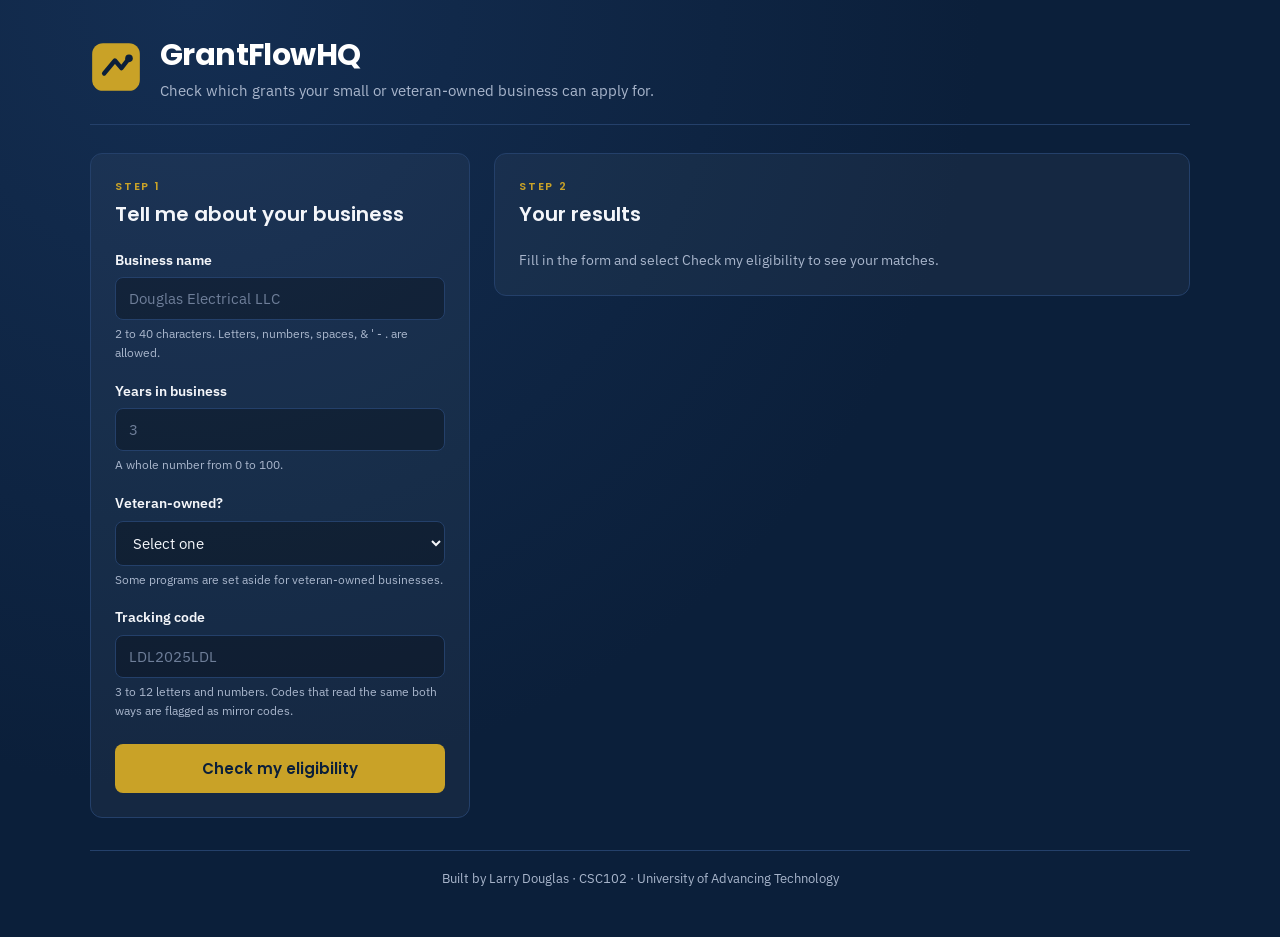
<file: index.html>
<!-- ==========================================================
     Larry Douglas - CSC102 - Bringing It All Together
     GrantFlowHQ Eligibility Checker
     Programming concepts used in script.js:
       1. Decision logic (if / else if / else)
       2. Loops (for loops)
       3. String manipulation and validation
       4. Functions
       5. Classes
       6. Objects
     ========================================================== -->

<!-- Tell the browser this page is written in HTML5 -->
<!DOCTYPE html>
<!-- Root element, language set to English for screen readers -->
<html lang="en">

<!-- Head holds information about the page, not page content -->
<head>
  <!-- Character encoding so symbols like the dollar sign render correctly -->
  <meta charset="UTF-8" />
  <!-- Makes the page scale properly on phones and tablets -->
  <meta name="viewport" content="width=device-width, initial-scale=1.0" />
  <!-- Text shown on the browser tab -->
  <title>GrantFlowHQ | Eligibility Checker</title>
  <!-- Pre-connect to Google's font servers so the fonts load faster -->
  <link rel="preconnect" href="https://fonts.googleapis.com" />
  <!-- Second pre-connect required by Google Fonts for the font files themselves -->
  <link rel="preconnect" href="https://fonts.gstatic.com" crossorigin />
  <!-- Creative element: custom Google Fonts (Poppins for headings, IBM Plex Sans for body) -->
  <link
    href="https://fonts.googleapis.com/css2?family=Poppins:wght@600;700&family=IBM+Plex+Sans:wght@400;500;600&display=swap"
    rel="stylesheet" />
  <!-- Link to my external stylesheet that holds all the colors and layout -->
  <link rel="stylesheet" href="styles.css" />
  <!-- Link to my external JavaScript file; defer waits until the HTML is parsed before running it -->
  <script src="script.js" defer></script>
</head>

<!-- Body holds everything the user actually sees -->
<body>

  <!-- Page header with the brand mark and name -->
  <header class="site-header">
    <!-- Creative element: inline SVG logo mark drawn in the brand gold -->
    <svg class="logo-mark" viewBox="0 0 48 48" role="img" aria-label="GrantFlowHQ logo">
      <!-- Outer rounded square in brand gold -->
      <rect x="2" y="2" width="44" height="44" rx="10" fill="#C9A227" />
      <!-- Stylized flow arrow in brand navy, suggesting money moving through a pipeline -->
      <path d="M13 30 L23 18 L29 25 L36 16" fill="none" stroke="#0B1F3A" stroke-width="4"
        stroke-linecap="round" stroke-linejoin="round" />
      <!-- Small dot marking the end of the flow -->
      <circle cx="36" cy="16" r="3.5" fill="#0B1F3A" />
    </svg>
    <!-- Wrapper so the two lines of header text stack together -->
    <div class="header-text">
      <!-- Main page heading -->
      <h1>GrantFlowHQ</h1>
      <!-- Short supporting line explaining what the tool does -->
      <p class="tagline">Check which grants your small or veteran-owned business can apply for.</p>
    </div>
  </header>

  <!-- Main content region of the page -->
  <main class="layout">

    <!-- Left panel: the input form -->
    <section class="panel form-panel">
      <!-- Small label above the form heading -->
      <p class="eyebrow">Step 1</p>
      <!-- Heading for the form section -->
      <h2>Tell me about your business</h2>

      <!-- The form. All user input is collected here and handled by the submit event in script.js -->
      <form id="eligibilityForm" novalidate>

        <!-- Group wrapper keeps a label and its input together -->
        <div class="field">
          <!-- Label tied to the business name input -->
          <label for="businessName">Business name</label>
          <!-- Text box where the user types the business name -->
          <input type="text" id="businessName" name="businessName" placeholder="Douglas Electrical LLC" />
          <!-- Hint text explaining what the field will accept -->
          <small class="hint">2 to 40 characters. Letters, numbers, spaces, &amp; ' - . are allowed.</small>
        </div>

        <!-- Group wrapper for the years in business field -->
        <div class="field">
          <!-- Label tied to the years input -->
          <label for="yearsInBusiness">Years in business</label>
          <!-- Text box for the number of years; type text so my own validation runs, not the browser's -->
          <input type="text" id="yearsInBusiness" name="yearsInBusiness" placeholder="3" inputmode="numeric" />
          <!-- Hint text for the accepted range -->
          <small class="hint">A whole number from 0 to 100.</small>
        </div>

        <!-- Group wrapper for the veteran-owned question -->
        <div class="field">
          <!-- Label tied to the veteran ownership dropdown -->
          <label for="veteranOwned">Veteran-owned?</label>
          <!-- Dropdown so the user picks instead of typing -->
          <select id="veteranOwned" name="veteranOwned">
            <!-- Default choice so the user has to make a decision -->
            <option value="">Select one</option>
            <!-- Yes choice -->
            <option value="yes">Yes</option>
            <!-- No choice -->
            <option value="no">No</option>
          </select>
          <!-- Hint text explaining why this question is asked -->
          <small class="hint">Some programs are set aside for veteran-owned businesses.</small>
        </div>

        <!-- Group wrapper for the tracking code field -->
        <div class="field">
          <!-- Label tied to the tracking code input -->
          <label for="trackingCode">Tracking code</label>
          <!-- Text box for the code the user wants attached to this search -->
          <input type="text" id="trackingCode" name="trackingCode" placeholder="LDL2025LDL" />
          <!-- Hint text describing the code rules and the mirror-code bonus -->
          <small class="hint">3 to 12 letters and numbers. Codes that read the same both ways are flagged as mirror codes.</small>
        </div>

        <!-- Submit button that fires the form's submit event -->
        <button type="submit" class="submit-button">Check my eligibility</button>
      </form>
    </section>

    <!-- Right panel: everything the program writes back to the user -->
    <section class="panel results-panel">
      <!-- Small label above the results heading -->
      <p class="eyebrow">Step 2</p>
      <!-- Heading for the results section -->
      <h2>Your results</h2>

      <!-- Empty container where validation and confirmation messages are written with innerHTML -->
      <div id="messageArea" class="message-area"></div>

      <!-- Empty container where the mirror-code (palindrome) message is written with innerHTML -->
      <div id="codeArea" class="code-area"></div>

      <!-- Empty container where the matching grant cards are written with innerHTML -->
      <div id="resultsArea" class="results-area">
        <!-- Starting message shown before the user submits anything -->
        <p class="placeholder">Fill in the form and select Check my eligibility to see your matches.</p>
      </div>
    </section>

  </main>

  <!-- Footer with my name and course, so the page identifies itself -->
  <footer class="site-footer">
    <!-- Footer credit line -->
    <p>Built by Larry Douglas &middot; CSC102 &middot; University of Advancing Technology</p>
  </footer>

</body>
</html>
</file>
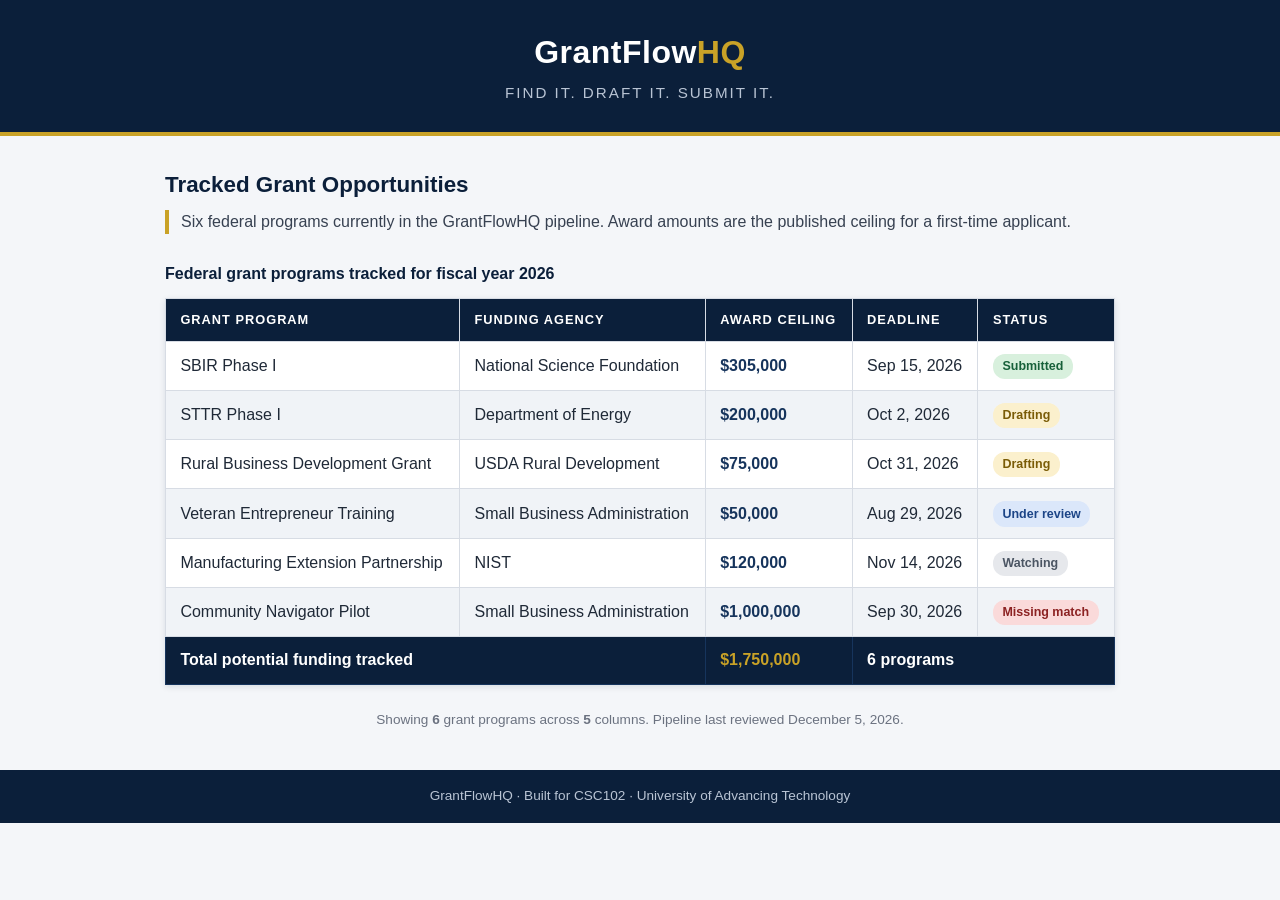
<file: CSC finals/index.html>
<!DOCTYPE html>
<!-- ============================================================
     GrantFlowHQ - Tracked Grant Opportunities
     CSC102 - Table Assignment
     Author: Larry Douglas
     Purpose: Display a hard-coded table of real grant programs that
              GrantFlowHQ tracks for small and veteran-owned businesses.
     ============================================================ -->
<html lang="en">

<head>
  <meta charset="UTF-8">
  <!-- Makes the page scale correctly on phones and tablets -->
  <meta name="viewport" content="width=device-width, initial-scale=1.0">
  <title>GrantFlowHQ | Tracked Grant Opportunities</title>

  <!-- EXTERNAL CSS -------------------------------------------------
       styles.css holds almost all of the styling for this page.
       External is the method I use for anything that would be reused
       on more than one page - one file to edit, every page updates.
       -------------------------------------------------------------- -->
  <link rel="stylesheet" href="styles.css">

  <!-- INTERNAL CSS -------------------------------------------------
       Internal (embedded) CSS lives inside a <style> tag in the head
       and only applies to this one page. I used it here for the
       footer note, which is specific to this page and nowhere else.
       -------------------------------------------------------------- -->
  <style>
    /* Small print under the table - page-specific, so it stays here */
    .page-note {
      font-size: 0.85rem;
      /* Muted gray so it reads as secondary information */
      color: #6b7280;
      text-align: center;
      margin-top: 1.5rem;
      line-height: 1.6;
    }
  </style>
</head>

<body>

  <!-- Page header: brand bar across the top -->
  <header class="site-header">
    <h1 class="brand">GrantFlow<span class="brand-accent">HQ</span></h1>
    <p class="tagline">Find it. Draft it. Submit it.</p>
  </header>

  <!-- Main content wrapper keeps everything centered and readable -->
  <main class="wrapper">

    <h2 class="section-title">Tracked Grant Opportunities</h2>

    <!-- INLINE CSS ---------------------------------------------------
         Inline CSS is written directly on the element with a style
         attribute. It beats external and internal because it is the
         most specific. I used it once here, on purpose, to show the
         difference - it is the hardest of the three to maintain, so
         I would not use it for anything site-wide.
         --------------------------------------------------------------- -->
    <p class="intro" style="border-left: 4px solid #c9a227; padding-left: 12px;">
      Six federal programs currently in the GrantFlowHQ pipeline. Award
      amounts are the published ceiling for a first-time applicant.
    </p>

    <!-- The table. 5 columns x 6 data rows (minimum required is 3 x 4) -->
    <table class="grant-table">

      <!-- Caption gives the table a title that screen readers announce -->
      <caption class="table-caption">Federal grant programs tracked for fiscal year 2026</caption>

      <!-- Column headers live in thead so the browser knows they are labels -->
      <thead>
        <tr>
          <th scope="col">Grant Program</th>
          <th scope="col">Funding Agency</th>
          <th scope="col">Award Ceiling</th>
          <th scope="col">Deadline</th>
          <th scope="col">Status</th>
        </tr>
      </thead>

      <!-- tbody holds the data rows. All values are hard coded on purpose -->
      <tbody>

        <!-- Row 1 - furthest along, application already sent -->
        <tr>
          <td>SBIR Phase I</td>
          <td>National Science Foundation</td>
          <td class="amount">$305,000</td>
          <td>Sep 15, 2026</td>
          <!-- status-submitted turns this cell green (see styles.css) -->
          <td><span class="status status-submitted">Submitted</span></td>
        </tr>

        <!-- Row 2 -->
        <tr>
          <td>STTR Phase I</td>
          <td>Department of Energy</td>
          <td class="amount">$200,000</td>
          <td>Oct 2, 2026</td>
          <!-- status-drafting turns this cell gold -->
          <td><span class="status status-drafting">Drafting</span></td>
        </tr>

        <!-- Row 3 -->
        <tr>
          <td>Rural Business Development Grant</td>
          <td>USDA Rural Development</td>
          <td class="amount">$75,000</td>
          <td>Oct 31, 2026</td>
          <td><span class="status status-drafting">Drafting</span></td>
        </tr>

        <!-- Row 4 -->
        <tr>
          <td>Veteran Entrepreneur Training</td>
          <td>Small Business Administration</td>
          <td class="amount">$50,000</td>
          <td>Aug 29, 2026</td>
          <!-- status-review is blue - waiting on the agency, not on me -->
          <td><span class="status status-review">Under review</span></td>
        </tr>

        <!-- Row 5 -->
        <tr>
          <td>Manufacturing Extension Partnership</td>
          <td>NIST</td>
          <td class="amount">$120,000</td>
          <td>Nov 14, 2026</td>
          <td><span class="status status-watching">Watching</span></td>
        </tr>

        <!-- Row 6 - missing a required document, so it is flagged red -->
        <tr>
          <td>Community Navigator Pilot</td>
          <td>Small Business Administration</td>
          <td class="amount">$1,000,000</td>
          <td>Sep 30, 2026</td>
          <!-- status-blocked turns this cell red -->
          <td><span class="status status-blocked">Missing match</span></td>
        </tr>

      </tbody>

      <!-- tfoot totals the award column so the table ends with a takeaway -->
      <tfoot>
        <tr>
          <td colspan="2">Total potential funding tracked</td>
          <td class="amount">$1,750,000</td>
          <td colspan="2">6 programs</td>
        </tr>
      </tfoot>

    </table>

    <!-- This paragraph starts with a visible warning message. If the page
         ever shows this text, script.js did not load and I know to check
         the file name or the path before I go hunting anywhere else. -->
    <p class="page-note" id="statusLine">Waiting for JS to load...</p>

  </main>

  <!-- Footer closes the page out -->
  <footer class="site-footer">
    <p>GrantFlowHQ &middot; Built for CSC102 &middot; University of Advancing Technology</p>
  </footer>

  <!-- EXTERNAL JAVASCRIPT ------------------------------------------
       All JavaScript lives in script.js - none of it is written
       inside this HTML file. The tag sits at the bottom of the body
       so the table already exists in the page before the script runs.
       -------------------------------------------------------------- -->
  <script src="script.js"></script>

</body>

</html>
</file>
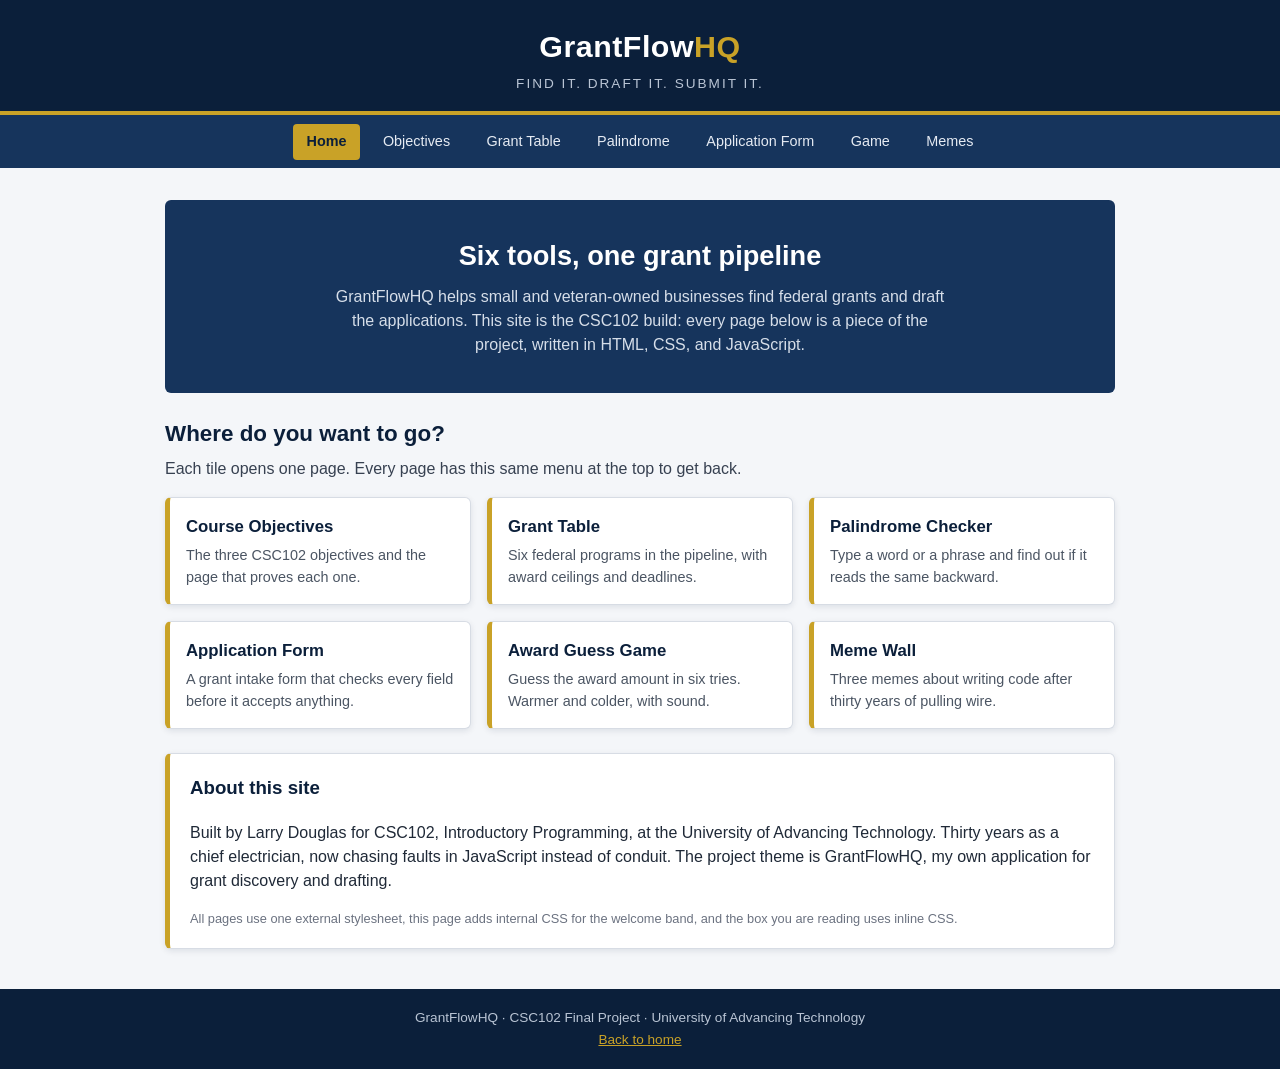
<file: final 2/index.html>
<!DOCTYPE html>
<!-- ============================================================
     index.html - LANDING PAGE
     CSC102 Final Project: A Web Presence
     Author: Larry Douglas | University of Advancing Technology

     This is the hub. Every other page in the site is reachable from
     here, and every other page links back here from its header and
     its nav bar.
     ============================================================ -->
<html lang="en">

<head>
  <meta charset="UTF-8">
  <meta name="viewport" content="width=device-width, initial-scale=1.0">
  <title>GrantFlowHQ | Home</title>

  <!-- EXTERNAL CSS: one shared file styles all seven pages -->
  <link rel="stylesheet" href="styles.css">

  <!-- INTERNAL CSS ------------------------------------------------
       Internal (embedded) CSS only applies to the page it is written
       in. The hero band below exists on the landing page and nowhere
       else, so its rules belong here instead of in styles.css.
       -------------------------------------------------------------- -->
  <style>
    /* Tall welcome band that only the landing page uses */
    .hero {
      background-color: #16345c;
      color: #ffffff;
      padding: 2.25rem 1.25rem;
      border-radius: 6px;
      margin-bottom: 1.5rem;
      text-align: center;
    }

    .hero h2 {
      margin: 0 0 0.5rem 0;
      font-size: 1.7rem;
    }

    .hero p {
      margin: 0 auto;
      max-width: 620px;
      color: #d6dee9;
    }
  </style>
</head>

<body>

  <!-- Site header. The brand is a link home on every page -->
  <header class="site-header">
    <h1 class="brand"><a class="home-link" href="index.html">GrantFlow<span class="brand-accent">HQ</span></a></h1>
    <p class="tagline">Find it. Draft it. Submit it.</p>
  </header>

  <!-- Main navigation. The same seven links appear on every page in the
       same order, so the menu never moves out from under the user.
       The current page carries class="active" and is not a dead link. -->
  <nav class="site-nav">
    <ul>
      <li><a class="active" href="index.html">Home</a></li>
      <li><a href="objectives.html">Objectives</a></li>
      <li><a href="table.html">Grant Table</a></li>
      <li><a href="palindrome.html">Palindrome</a></li>
      <li><a href="validate.html">Application Form</a></li>
      <li><a href="game.html">Game</a></li>
      <li><a href="meme.html">Memes</a></li>
    </ul>
  </nav>

  <main class="wrapper">

    <!-- Hero band introduces the site in one breath -->
    <section class="hero">
      <h2>Six tools, one grant pipeline</h2>
      <p>
        GrantFlowHQ helps small and veteran-owned businesses find federal
        grants and draft the applications. This site is the CSC102 build:
        every page below is a piece of the project, written in HTML, CSS,
        and JavaScript.
      </p>
    </section>

    <h2 class="section-title">Where do you want to go?</h2>
    <p class="intro">Each tile opens one page. Every page has this same menu at the top to get back.</p>

    <!-- Six tiles, one per page. The whole tile is the link, which is a
         bigger and more forgiving target than a line of text -->
    <div class="tile-grid">

      <a class="tile" href="objectives.html">
        <h3>Course Objectives</h3>
        <p>The three CSC102 objectives and the page that proves each one.</p>
      </a>

      <a class="tile" href="table.html">
        <h3>Grant Table</h3>
        <p>Six federal programs in the pipeline, with award ceilings and deadlines.</p>
      </a>

      <a class="tile" href="palindrome.html">
        <h3>Palindrome Checker</h3>
        <p>Type a word or a phrase and find out if it reads the same backward.</p>
      </a>

      <a class="tile" href="validate.html">
        <h3>Application Form</h3>
        <p>A grant intake form that checks every field before it accepts anything.</p>
      </a>

      <a class="tile" href="game.html">
        <h3>Award Guess Game</h3>
        <p>Guess the award amount in six tries. Warmer and colder, with sound.</p>
      </a>

      <a class="tile" href="meme.html">
        <h3>Meme Wall</h3>
        <p>Three memes about writing code after thirty years of pulling wire.</p>
      </a>

    </div>

    <!-- About block: who built this, for which course, at which school -->
    <section class="card" style="border-left: 5px solid #c9a227;">
      <!-- INLINE CSS is the style attribute directly above. It is the most
           specific of the three methods and the hardest to maintain, so I
           used it once, on one element, to show the difference. Anything
           reused would go in styles.css instead. -->
      <h3>About this site</h3>
      <p>
        Built by Larry Douglas for CSC102, Introductory Programming, at the
        University of Advancing Technology. Thirty years as a chief
        electrician, now chasing faults in JavaScript instead of conduit.
        The project theme is GrantFlowHQ, my own application for grant
        discovery and drafting.
      </p>
      <p class="hint">
        All pages use one external stylesheet, this page adds internal CSS
        for the welcome band, and the box you are reading uses inline CSS.
      </p>
    </section>

  </main>

  <footer class="site-footer">
    <p>GrantFlowHQ &middot; CSC102 Final Project &middot; University of Advancing Technology</p>
    <p><a href="index.html">Back to home</a></p>
  </footer>

</body>

</html>
</file>
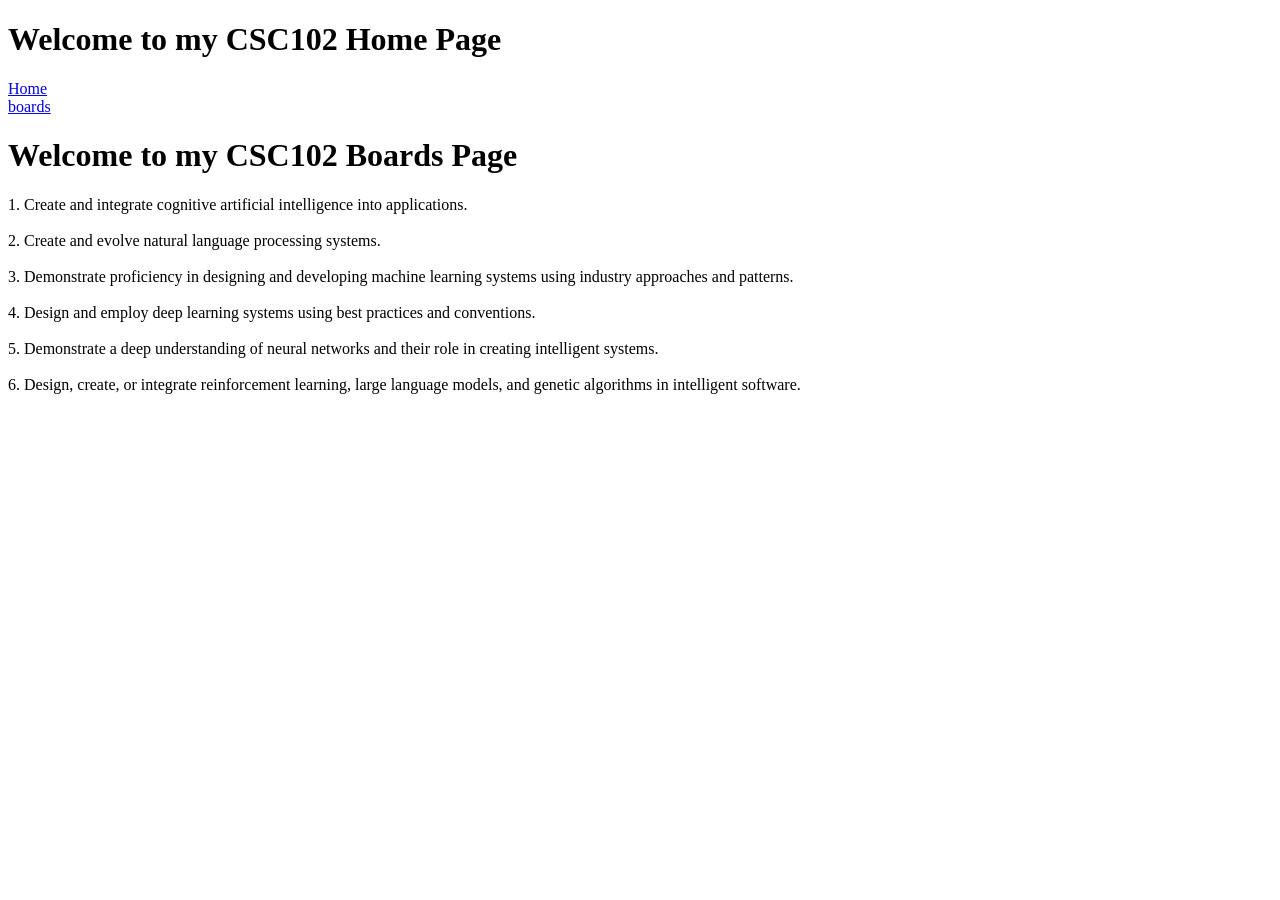
<file: boards.html>
<!--Larry, 7/2/2026-->
<!DOCTYPE html>
<html>
<head>
      <title>CSC102 Boards Page</title>
</head>

<body>
       <header><h1>Welcome to my CSC102 Home Page</h1>
      <nav>
            <a href="index.html">Home</a>
            <br>
            <a href="boards.html">boards</a>
      </nav>
      </header>
    <h1>Welcome to my CSC102 Boards Page</h1>

    <p>
       1. Create and integrate cognitive artificial intelligence into applications.
       <br>
       <br>
2. Create and evolve natural language processing systems.
 <br>
       <br>
3. Demonstrate proficiency in designing and developing machine learning systems using industry approaches and patterns.
<br>
       <br>
4. Design and employ deep learning systems using best practices and conventions.
<br>
       <br>
5. Demonstrate a deep understanding of neural networks and their role in creating intelligent systems.
<br>
       <br>
6. Design, create, or integrate reinforcement learning, large language models, and genetic algorithms in intelligent software. 
   </p>

   </body>
</html>
</file>
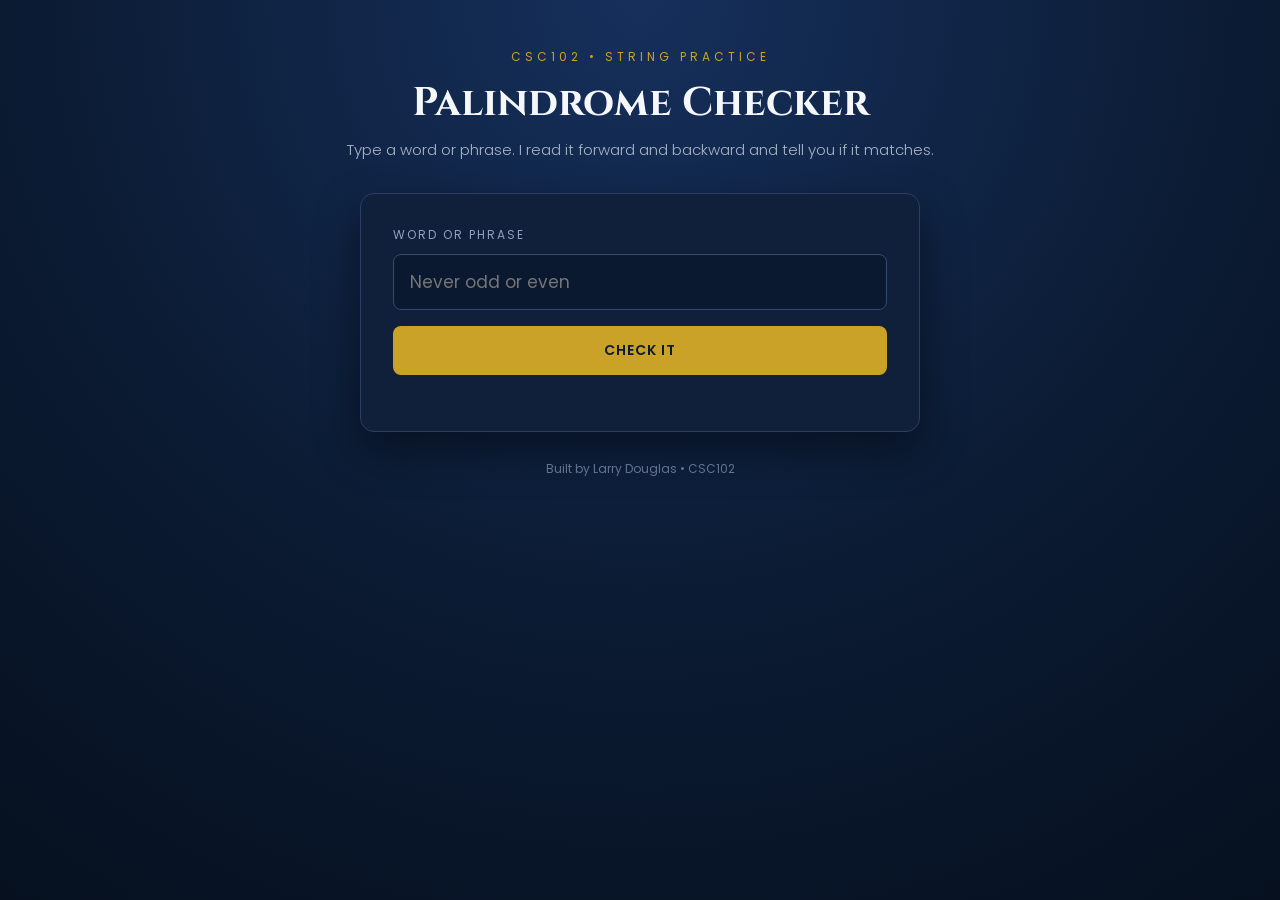
<file: palindrome.html>
<!-- ============================================================ -->
<!-- Palindrome Checker                                          -->
<!-- Name: Larry Douglas                                         -->
<!-- Course: CSC102 - Introduction to Programming                -->
<!-- Purpose: ask the user for a word or phrase, tell them if it -->
<!--          reads the same forward and backward, then let them -->
<!--          keep going or exit the loop.                       -->
<!-- Creative elements: (1) custom Google font pairing,          -->
<!--   (2) navy/gold gradient theme with a glowing panel,        -->
<!--   (3) letter tiles that light up as matched pairs.          -->
<!-- ============================================================ -->

<!-- tells the browser this page is written in modern HTML5 -->
<!DOCTYPE html>
<!-- opens the page and sets the language to English -->
<html lang="en">

<!-- the head holds settings and styling, not visible content -->
<head>
    <!-- sets the character set so accents and symbols display correctly -->
    <meta charset="UTF-8">
    <!-- makes the page scale properly on phones and tablets -->
    <meta name="viewport" content="width=device-width, initial-scale=1.0">
    <!-- the text that shows on the browser tab -->
    <title>Palindrome Checker</title>

    <!-- CREATIVE ELEMENT 1: custom fonts pulled in from Google Fonts -->
    <link rel="preconnect" href="https://fonts.googleapis.com">
    <!-- second preconnect required by Google Fonts for the font files themselves -->
    <link rel="preconnect" href="https://fonts.gstatic.com" crossorigin>
    <!-- loads Cinzel for headings and Poppins for body text -->
    <link href="https://fonts.googleapis.com/css2?family=Cinzel:wght@600;700&family=Poppins:wght@300;400;600&display=swap" rel="stylesheet">

    <!-- all of the styling for the page lives in this style block -->
    <style>
        /* resets spacing so every browser starts from the same place */
        * {
            margin: 0;
            padding: 0;
            box-sizing: border-box;
        }

        /* CREATIVE ELEMENT 2: navy gradient background behind the whole page */
        body {
            /* Poppins is the body font, with backups if Google Fonts is unavailable */
            font-family: 'Poppins', Arial, sans-serif;
            /* dark navy blend that gets slightly lighter toward the center */
            background: radial-gradient(circle at 50% 0%, #16305c 0%, #0b1b33 55%, #06101f 100%);
            /* light gray text so it reads against the dark background */
            color: #e8ecf4;
            /* keeps the background filling the screen even on short pages */
            min-height: 100vh;
            /* centers the card horizontally */
            display: flex;
            /* stacks the content vertically */
            flex-direction: column;
            /* centers the card left to right */
            align-items: center;
            /* breathing room at the top and bottom */
            padding: 48px 20px;
        }

        /* the gold rule that sits above the title */
        .eyebrow {
            /* small, spaced-out capitals for a label look */
            font-size: 12px;
            letter-spacing: 4px;
            text-transform: uppercase;
            /* gold accent color used throughout the page */
            color: #c9a227;
            /* space between the label and the title under it */
            margin-bottom: 10px;
        }

        /* the main page heading */
        h1 {
            /* Cinzel gives the title a carved, symmetrical feel that suits palindromes */
            font-family: 'Cinzel', Georgia, serif;
            /* large but still comfortable on a phone */
            font-size: 40px;
            /* soft white rather than pure white */
            color: #f5f7fb;
            /* space under the title */
            margin-bottom: 8px;
            /* centers the heading text */
            text-align: center;
        }

        /* the one-line explanation under the title */
        .subtitle {
            /* smaller and dimmer than the heading */
            font-size: 15px;
            color: #a8b4c8;
            /* light weight keeps it quiet next to the heading */
            font-weight: 300;
            /* space before the card starts */
            margin-bottom: 32px;
            text-align: center;
        }

        /* the card that holds the form and the results */
        .panel {
            /* slightly lighter navy so the card lifts off the background */
            background: #101f3a;
            /* thin gold-tinted border */
            border: 1px solid #2c3f63;
            /* rounded corners */
            border-radius: 14px;
            /* inner spacing */
            padding: 32px;
            /* keeps the card from stretching too wide on a desktop */
            width: 100%;
            max-width: 560px;
            /* soft glow so the card looks lit rather than flat */
            box-shadow: 0 18px 45px rgba(0, 0, 0, 0.45);
        }

        /* the label above the text box */
        label {
            /* puts the label on its own line above the input */
            display: block;
            /* small spaced capitals to match the eyebrow style */
            font-size: 12px;
            letter-spacing: 2px;
            text-transform: uppercase;
            color: #8fa0bd;
            /* gap between the label and the input */
            margin-bottom: 10px;
        }

        /* the text box the user types into */
        input[type="text"] {
            /* fills the full width of the card */
            width: 100%;
            /* comfortable click and tap target */
            padding: 14px 16px;
            /* readable typing size */
            font-size: 17px;
            /* matches the rest of the page */
            font-family: 'Poppins', Arial, sans-serif;
            /* dark field with a light border */
            background: #0a1830;
            border: 1px solid #35496f;
            border-radius: 8px;
            color: #ffffff;
        }

        /* highlights the text box while the user is typing in it */
        input[type="text"]:focus {
            /* gold border replaces the default browser outline */
            outline: none;
            border-color: #c9a227;
        }

        /* the gold submit button */
        button {
            /* full width so it is easy to hit on a phone */
            width: 100%;
            /* same height feel as the input above it */
            padding: 14px;
            /* space above the button */
            margin-top: 16px;
            /* gold background with dark navy text for contrast */
            background: #c9a227;
            color: #0b1b33;
            /* no default border */
            border: none;
            border-radius: 8px;
            /* bold, spaced capitals */
            font-family: 'Poppins', Arial, sans-serif;
            font-size: 14px;
            font-weight: 600;
            letter-spacing: 1px;
            text-transform: uppercase;
            /* shows a hand cursor so it reads as clickable */
            cursor: pointer;
        }

        /* brightens the button when the mouse is over it */
        button:hover {
            background: #e0b62d;
        }

        /* grays out the button once the user exits the loop */
        button:disabled {
            background: #3a4560;
            color: #8994ab;
            cursor: not-allowed;
        }

        /* the box where all messages are written with innerHTML */
        .message {
            /* space between the form and the message */
            margin-top: 24px;
            /* readable message size */
            font-size: 16px;
            /* keeps long phrases from spilling outside the card */
            word-wrap: break-word;
        }

        /* green result line used when the string IS a palindrome */
        .yes {
            color: #6fdc9a;
            font-weight: 600;
        }

        /* amber result line used when the string is NOT a palindrome */
        .no {
            color: #f2a65a;
            font-weight: 600;
        }

        /* red line used for empty or invalid input */
        .warn {
            color: #f26a6a;
            font-weight: 600;
        }

        /* smaller gray line that shows the cleaned-up version of the string */
        .detail {
            font-size: 13px;
            color: #8fa0bd;
            margin-top: 6px;
        }

        /* CREATIVE ELEMENT 3: the row of letter tiles built by the JavaScript */
        .strip {
            /* lets the tiles wrap onto a second row for long phrases */
            display: flex;
            flex-wrap: wrap;
            /* small gap between tiles */
            gap: 6px;
            /* space above and below the tile row */
            margin: 16px 0;
        }

        /* one letter tile */
        .tile {
            /* fixed square size */
            width: 34px;
            height: 40px;
            /* centers the letter inside the tile */
            display: flex;
            align-items: center;
            justify-content: center;
            /* dark tile with a subtle border */
            background: #0a1830;
            border: 1px solid #35496f;
            border-radius: 6px;
            /* the serif face makes the mirrored letters easier to compare */
            font-family: 'Cinzel', Georgia, serif;
            font-size: 18px;
            text-transform: uppercase;
        }

        /* a tile whose mirror partner matches gets the gold treatment */
        .tile.match {
            border-color: #c9a227;
            color: #f2d47a;
            /* faint gold glow so matched pairs read as "connected" */
            box-shadow: 0 0 10px rgba(201, 162, 39, 0.35);
        }

        /* a tile whose mirror partner does not match turns red */
        .tile.break {
            border-color: #f26a6a;
            color: #f26a6a;
        }

        /* the yes/no question block that appears after each check */
        .again {
            /* hidden until the first word has been checked */
            display: none;
            /* space above it */
            margin-top: 24px;
            /* hairline divider between the result and the question */
            border-top: 1px solid #2c3f63;
            padding-top: 20px;
        }

        /* the question text above the radio buttons */
        .again p {
            font-size: 15px;
            margin-bottom: 12px;
        }

        /* each radio button and its wording sit on one line */
        .choice {
            /* keeps the dot and the words side by side */
            display: block;
            /* spacing between the two choices */
            margin-bottom: 8px;
            /* overrides the uppercase label styling above */
            text-transform: none;
            letter-spacing: normal;
            font-size: 15px;
            color: #e8ecf4;
            /* the whole line is clickable */
            cursor: pointer;
        }

        /* the running totals shown when the user exits */
        .summary {
            margin-top: 24px;
            padding: 18px;
            /* gold-tinted panel so the closing summary stands apart */
            background: #0a1830;
            border-left: 3px solid #c9a227;
            border-radius: 6px;
            font-size: 15px;
        }

        /* the small credit line at the bottom of the page */
        footer {
            margin-top: 28px;
            font-size: 12px;
            color: #64748f;
            text-align: center;
        }
    </style>
</head>

<!-- the body holds everything the user actually sees -->
<body>

    <!-- small gold label above the title -->
    <div class="eyebrow">CSC102 &bull; String Practice</div>

    <!-- the main heading for the page -->
    <h1>Palindrome Checker</h1>

    <!-- one line explaining what the page does -->
    <p class="subtitle">Type a word or phrase. I read it forward and backward and tell you if it matches.</p>

    <!-- the card holding the form, the results, and the follow-up question -->
    <div class="panel">

        <!-- the input form; onsubmit calls the function in palindrome.js and returns false so the page does not reload -->
        <form name="wordForm" onsubmit="return checkWord();">

            <!-- describes the text box for the user and for screen readers -->
            <label for="userText">Word or phrase</label>

            <!-- the text box the user types into; autocomplete is off so old entries do not pop up -->
            <input type="text" id="userText" name="userText" autocomplete="off" placeholder="Never odd or even">

            <!-- the submit button that runs the check -->
            <button type="submit" id="checkButton">Check it</button>

        </form>

        <!-- every message is written into this div with innerHTML - no alerts anywhere -->
        <div class="message" id="messageBox"></div>

        <!-- the follow-up question; the JavaScript switches this on after each check -->
        <div class="again" id="againBox">

            <!-- the question itself -->
            <p>Want to check another one?</p>

            <!-- second form so the yes/no answer is also handled by a submit -->
            <form name="againForm" onsubmit="return answerAgain();">

                <!-- the "keep going" choice, selected by default -->
                <label class="choice">
                    <input type="radio" name="again" value="yes" checked> Yes, I have another word
                </label>

                <!-- the "exit the loop" choice -->
                <label class="choice">
                    <input type="radio" name="again" value="no"> No, I am done
                </label>

                <!-- submits the yes/no answer -->
                <button type="submit" id="againButton">Continue</button>

            </form>
        </div>

    </div>

    <!-- credit line at the bottom of the page -->
    <footer>Built by Larry Douglas &bull; CSC102</footer>

    <!-- loads the JavaScript file; all functions live there, none are written inside this HTML file -->
    <script src="palindrome.js"></script>

</body>
</html>
</file>
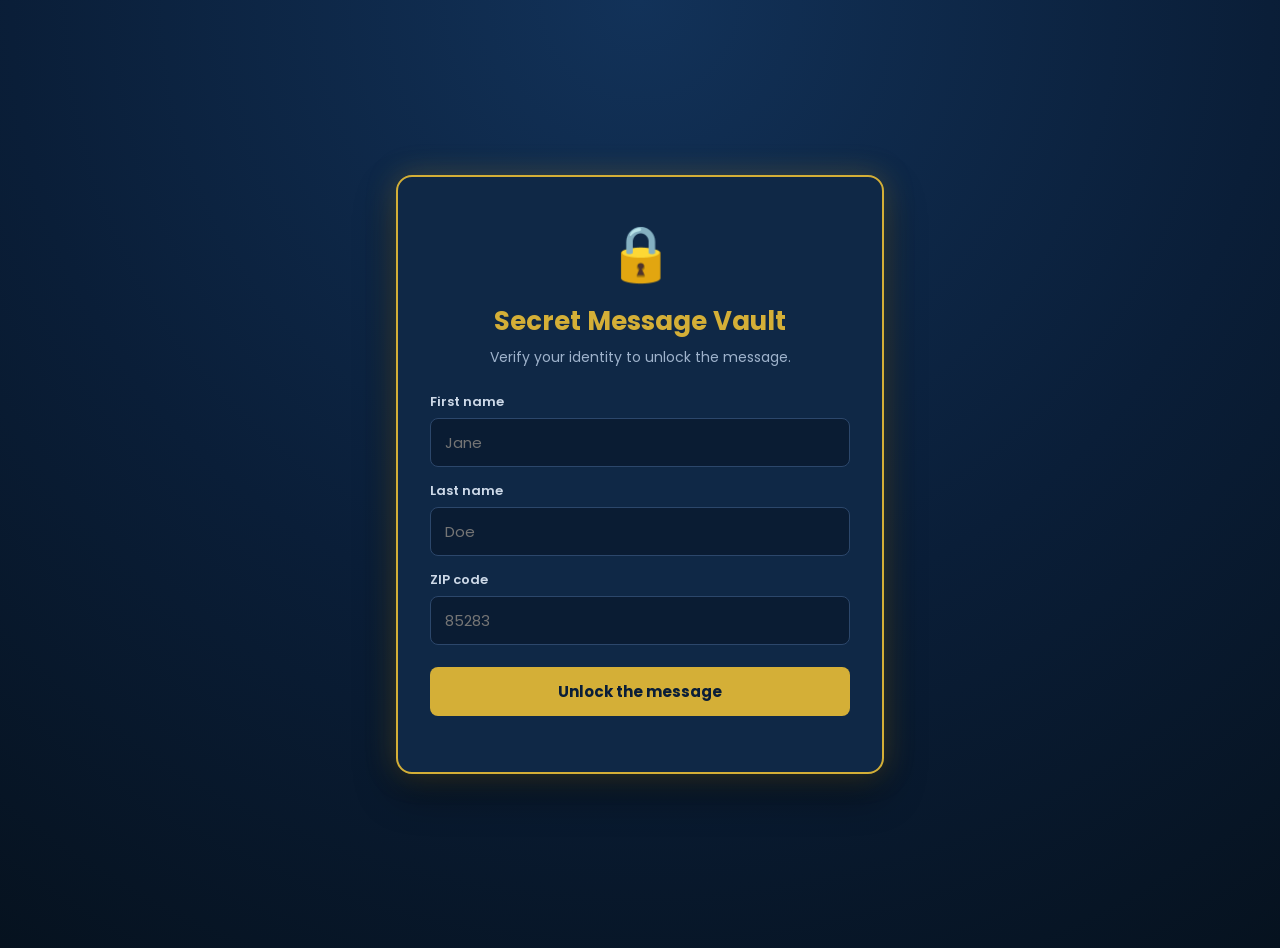
<file: strings.html>
<!-- =============================================================== -->
<!-- strings.html                                                     -->
<!-- Author: Larry Douglas                                           -->
<!-- Course: CSC102 - Introductory Programming                        -->
<!-- Purpose: Ask the user for their name and zip code, check the     -->
<!--          input, and reveal a secret message only if it is valid. -->
<!-- =============================================================== -->

<!-- Tells the browser this is a modern HTML5 document. -->
<!DOCTYPE html>
<!-- The root tag of the page; "en" says the content is in English. -->
<html lang="en">

<!-- The head holds settings and styling the user does not see directly. -->
<head>
  <!-- Sets the character set so letters and symbols show up correctly. -->
  <meta charset="UTF-8" />
  <!-- Makes the page scale nicely on phones, tablets, and laptops. -->
  <meta name="viewport" content="width=device-width, initial-scale=1.0" />
  <!-- The text shown on the browser tab. -->
  <title>Secret Message Vault</title>

  <!-- Loads a clean font from Google Fonts (creative element: fonts). -->
  <link rel="preconnect" href="https://fonts.googleapis.com" />
  <link rel="preconnect" href="https://fonts.gstatic.com" crossorigin />
  <link href="https://fonts.googleapis.com/css2?family=Poppins:wght@400;600;700&display=swap" rel="stylesheet" />

  <!-- All of the page styling (colors, fonts, layout) lives in here. -->
  <style>
    /* Set up the whole-page background and center everything on it. */
    body {
      /* A navy gradient background (creative element: background color). */
      background: radial-gradient(circle at top, #123259 0%, #0a1e38 55%, #06121f 100%);
      /* Use the Google font, with safe fallbacks if it cannot load. */
      font-family: "Poppins", Arial, sans-serif;
      /* Fill the full height of the screen. */
      min-height: 100vh;
      /* Remove the browser's default margin. */
      margin: 0;
      /* Use flexbox to center the card horizontally and vertically. */
      display: flex;
      align-items: center;
      justify-content: center;
      /* Add breathing room so the card never touches the edges. */
      padding: 24px;
      /* Make normal text a light color so it reads on the dark background. */
      color: #e8edf5;
    }

    /* The card is the gold-bordered panel that holds the whole app. */
    .card {
      /* A slightly lighter navy so the card stands out from the background. */
      background: #0f2846;
      /* The signature gold border. */
      border: 2px solid #d4af37;
      /* Rounded corners for a friendlier look. */
      border-radius: 16px;
      /* Space inside the card. */
      padding: 36px 32px;
      /* Keep the card a comfortable reading width. */
      width: 100%;
      max-width: 420px;
      /* A soft gold glow and drop shadow for depth. */
      box-shadow: 0 0 30px rgba(212, 175, 55, 0.25), 0 18px 40px rgba(0, 0, 0, 0.45);
      /* Center the heading and icon text. */
      text-align: center;
    }

    /* The lock icon at the top (creative element: image/icon). */
    .lock {
      /* Make the emoji large so it reads as the signature element. */
      font-size: 54px;
      /* A little space below it. */
      margin-bottom: 8px;
    }

    /* The main heading of the app. */
    h1 {
      /* Gold heading to match the brand. */
      color: #d4af37;
      /* Tighten the space above and below. */
      margin: 0 0 6px 0;
      /* A clear, confident heading size. */
      font-size: 26px;
    }

    /* The short instruction line under the heading. */
    .subtitle {
      /* A softer, muted color so it sits below the heading. */
      color: #9fb3cc;
      /* Space before the form starts. */
      margin: 0 0 24px 0;
      font-size: 14px;
    }

    /* Each label that names an input box. */
    label {
      /* Put labels on their own line, left-aligned above each box. */
      display: block;
      text-align: left;
      /* Small gap between the label and its input. */
      margin: 14px 0 6px 0;
      /* Light, easy-to-read label text. */
      color: #cdd9e8;
      font-size: 13px;
      font-weight: 600;
    }

    /* The text boxes where the user types. */
    input {
      /* Make each box fill the width of the card. */
      width: 100%;
      /* Comfortable padding so it is easy to tap and type in. */
      padding: 12px 14px;
      /* Remove the default box sizing surprise (padding stays inside width). */
      box-sizing: border-box;
      /* A dark field that fits the navy theme. */
      background: #0a1c33;
      /* A thin navy border that turns gold when focused (see below). */
      border: 1px solid #2c476b;
      /* Rounded corners to match the card. */
      border-radius: 8px;
      /* Light text as the user types. */
      color: #ffffff;
      /* Use the same font as the rest of the page. */
      font-family: inherit;
      font-size: 15px;
    }

    /* When a text box is clicked into, highlight it with the gold accent. */
    input:focus {
      /* Remove the default browser outline. */
      outline: none;
      /* Gold border to show which box is active (good UX + accessibility). */
      border-color: #d4af37;
      /* A soft gold glow around the active box. */
      box-shadow: 0 0 0 3px rgba(212, 175, 55, 0.25);
    }

    /* The single button that submits all the inputs at once. */
    button {
      /* Space above the button. */
      margin-top: 22px;
      /* Make the button as wide as the card. */
      width: 100%;
      /* Big, easy-to-click padding. */
      padding: 13px;
      /* Gold button with navy text (brand colors). */
      background: #d4af37;
      color: #0a1e38;
      /* No border; the fill color is enough. */
      border: none;
      /* Rounded to match everything else. */
      border-radius: 8px;
      /* Bold, readable button text. */
      font-family: inherit;
      font-size: 15px;
      font-weight: 700;
      /* Show a hand cursor so it clearly looks clickable. */
      cursor: pointer;
      /* Smoothly animate the hover effect. */
      transition: transform 0.08s ease, box-shadow 0.15s ease;
    }

    /* Lift the button slightly on hover (small, tasteful motion). */
    button:hover {
      transform: translateY(-1px);
      box-shadow: 0 6px 16px rgba(212, 175, 55, 0.35);
    }

    /* The area where warnings or the secret message appear. */
    .output {
      /* Space above the message area. */
      margin-top: 20px;
      /* Padding so a message has room to breathe. */
      padding: 0;
      /* Comfortable line spacing for reading. */
      line-height: 1.5;
      font-size: 15px;
    }

    /* Styling used when the message is a warning (invalid input). */
    .output.warning {
      /* A warm red-gold so problems stand out without alarm. */
      color: #ffb4a2;
      background: rgba(255, 90, 70, 0.12);
      border: 1px solid rgba(255, 120, 100, 0.4);
      border-radius: 8px;
      padding: 14px;
    }

    /* Styling used when the message is the unlocked secret (valid input). */
    .output.success {
      /* Gold text on a soft gold panel to celebrate success. */
      color: #ffe9a8;
      background: rgba(212, 175, 55, 0.14);
      border: 1px solid rgba(212, 175, 55, 0.5);
      border-radius: 8px;
      padding: 16px;
    }
  </style>
</head>

<!-- The body holds everything the user actually sees on the screen. -->
<body>

  <!-- The card container that centers the whole app. -->
  <div class="card">

    <!-- The lock icon that gives the app its "security vault" feel. -->
    <div class="lock">&#128274;</div>

    <!-- The main heading of the page. -->
    <h1>Secret Message Vault</h1>

    <!-- A short line telling the user what to do. -->
    <p class="subtitle">Verify your identity to unlock the message.</p>

    <!-- ONE form holds ALL inputs so they submit together at once. -->
    <!-- onsubmit calls our JavaScript; it returns false to stop a reload. -->
    <form onsubmit="return validateStrings();">

      <!-- Label and input box for the user's FIRST name. -->
      <label for="firstName">First name</label>
      <input type="text" id="firstName" placeholder="Jane" />

      <!-- Label and input box for the user's LAST name. -->
      <label for="lastName">Last name</label>
      <input type="text" id="lastName" placeholder="Doe" />

      <!-- Label and input box for the user's ZIP code. -->
      <label for="zipCode">ZIP code</label>
      <input type="text" id="zipCode" placeholder="85283" />

      <!-- The single submit button that checks all inputs at once. -->
      <button type="submit">Unlock the message</button>

    </form>

    <!-- Messages (warnings or the secret) are written here using innerHTML. -->
    <div id="output" class="output"></div>

  </div>

  <!-- Loads the external JavaScript file (keeps all JS out of the HTML). -->
  <script src="strings.js"></script>

</body>
</html>
</file>
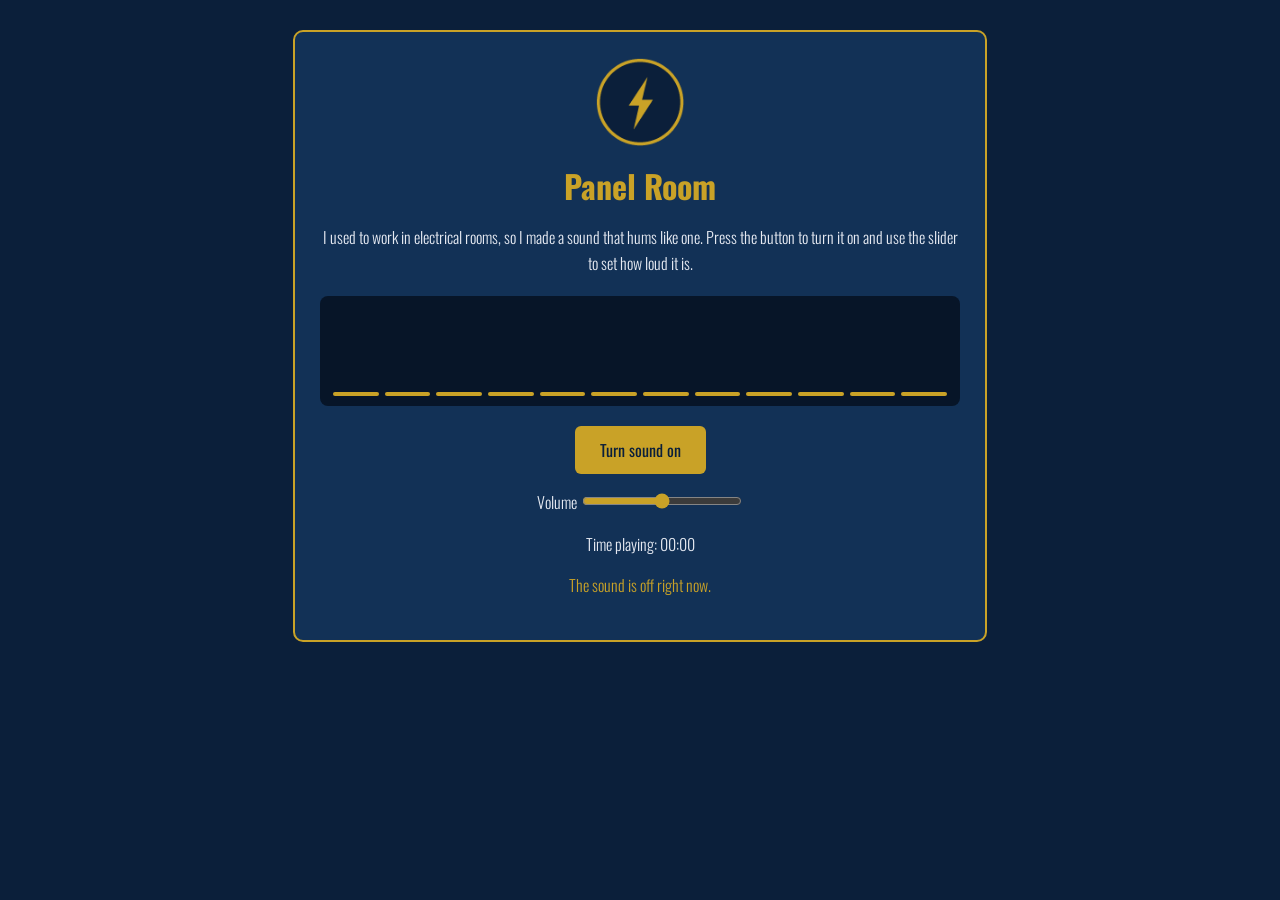
<file: Assignment6-1/sound.html>
<!-- Name: Larry Douglas -->
<!-- CSC102 - Assignment 6.1: Incorporate Sound -->
<!-- The sound file panel-hum.mp3 is a sound I made myself, so it is not copyrighted. -->

<!-- Tells the browser this is an HTML5 page -->
<!DOCTYPE html>

<!-- Start of the html page -->
<html lang="en">

<!-- The head holds information about the page -->
<head>

    <!-- Sets the character encoding so text shows up right -->
    <meta charset="UTF-8">

    <!-- Makes the page fit on a phone screen -->
    <meta name="viewport" content="width=device-width, initial-scale=1.0">

    <!-- The title that shows on the browser tab -->
    <title>Panel Room Sound Page</title>

    <!-- Creative element 1: a Google Font called Oswald -->
    <link href="https://fonts.googleapis.com/css2?family=Oswald:wght@300;500&display=swap" rel="stylesheet">

    <!-- All of my CSS styling goes in here -->
    <style>

        /* Creative element 2: a dark navy background color for the whole page */
        body {
            /* takes off the default space around the edge of the page */
            margin: 0;
            /* adds space so nothing touches the edges */
            padding: 30px;
            /* the Google Font I loaded above, with backups if it does not load */
            font-family: "Oswald", Arial, sans-serif;
            /* navy background color */
            background-color: #0B1F3A;
            /* light text color so it can be read on the navy */
            color: #E6EAF2;
            /* centers everything on the page */
            text-align: center;
        }

        /* the box that holds all of my content */
        .card {
            /* keeps the box from getting too wide on a big screen */
            max-width: 640px;
            /* centers the box left to right */
            margin: 0 auto;
            /* space inside the box */
            padding: 25px;
            /* a slightly lighter navy so the box stands out */
            background-color: #123156;
            /* a gold border around the box */
            border: 2px solid #C9A227;
            /* rounds the corners of the box */
            border-radius: 10px;
        }

        /* Creative element 3: my lightning bolt image */
        img {
            /* makes the image 90 pixels wide */
            width: 90px;
        }

        /* the main heading */
        h1 {
            /* gold color for the heading */
            color: #C9A227;
            /* makes the heading bigger */
            font-size: 32px;
            /* space above and below the heading */
            margin: 10px 0;
        }

        /* the paragraph text */
        p {
            /* a comfortable size to read */
            font-size: 16px;
            /* thin weight from the Oswald font */
            font-weight: 300;
            /* space between the lines */
            line-height: 1.6;
        }

        /* the black box that holds the moving bars */
        #meter {
            /* lines the bars up in a row */
            display: flex;
            /* makes the bars grow up from the bottom */
            align-items: flex-end;
            /* how tall the box is */
            height: 90px;
            /* space inside the box */
            padding: 10px;
            /* a dark background so the gold bars show up */
            background-color: #071528;
            /* rounds the corners */
            border-radius: 8px;
            /* space above and below the box */
            margin: 20px 0;
        }

        /* one single bar inside the meter box */
        .bar {
            /* every bar takes up an equal share of the width */
            width: 100%;
            /* the starting height before my JavaScript changes it */
            height: 5%;
            /* gold bars */
            background-color: #C9A227;
            /* a small gap between each bar */
            margin: 0 3px;
            /* rounds the top of the bar */
            border-radius: 3px;
            /* makes the bar slide to its new height instead of jumping */
            transition: height 0.2s;
        }

        /* the power button */
        button {
            /* makes the button big enough to click easily */
            padding: 12px 25px;
            /* same font as the rest of the page */
            font-family: "Oswald", Arial, sans-serif;
            /* readable text size on the button */
            font-size: 16px;
            /* navy text on the gold button */
            color: #0B1F3A;
            /* gold button color */
            background-color: #C9A227;
            /* takes off the default button border */
            border: none;
            /* rounds the button corners */
            border-radius: 6px;
            /* shows the hand cursor so people know to click it */
            cursor: pointer;
        }

        /* changes the button color when the mouse is over it */
        button:hover {
            /* a lighter gold on hover */
            background-color: #E8C55A;
        }

        /* the volume slider */
        input {
            /* how wide the slider is */
            width: 160px;
            /* makes the slider gold instead of blue */
            accent-color: #C9A227;
        }

        /* the line where my messages get printed */
        #message {
            /* gold text so the message stands out */
            color: #C9A227;
            /* keeps the box the same height so the page does not jump */
            min-height: 24px;
        }

    </style>

<!-- End of the head -->
</head>

<!-- The body holds everything you can see -->
<body>

    <!-- This is my background sound. The loop attribute makes it start over when it ends. -->
    <audio id="backgroundSound" src="panel-hum.mp3" loop></audio>

    <!-- The box that holds my page content -->
    <div class="card">

        <!-- My lightning bolt image -->
        <img src="bolt.png" alt="Gold lightning bolt">

        <!-- The main heading of my page -->
        <h1>Panel Room</h1>

        <!-- A paragraph telling the user what the page does -->
        <p>
            I used to work in electrical rooms, so I made a sound that hums like one.
            Press the button to turn it on and use the slider to set how loud it is.
        </p>

        <!-- The box where my JavaScript draws the moving bars -->
        <div id="meter"></div>

        <!-- The button that turns the sound on and off. It calls a function in sound.js. -->
        <button onclick="toggleSound();" id="powerButton">Turn sound on</button>

        <!-- The volume slider. It sends its own value to a function in sound.js. -->
        <p>
            <!-- The word Volume in front of the slider -->
            Volume
            <!-- The slider itself, going from 0 to 100 and starting at 50 -->
            <input type="range" min="0" max="100" value="50" oninput="changeVolume(this.value);">
        </p>

        <!-- This shows how long the sound has been playing -->
        <p>Time playing: <span id="timer">00:00</span></p>

        <!-- This is where my JavaScript prints messages to the user. -->
        <!-- If this text never changes, it means sound.js did not load. -->
        <p id="message">Waiting for sound.js to load...</p>

    <!-- End of the box -->
    </div>

    <!-- Loads my JavaScript file. All of my functions are in there, not in this file. -->
    <script src="sound.js"></script>

<!-- End of the body -->
</body>

<!-- End of the page -->
</html>
</file>
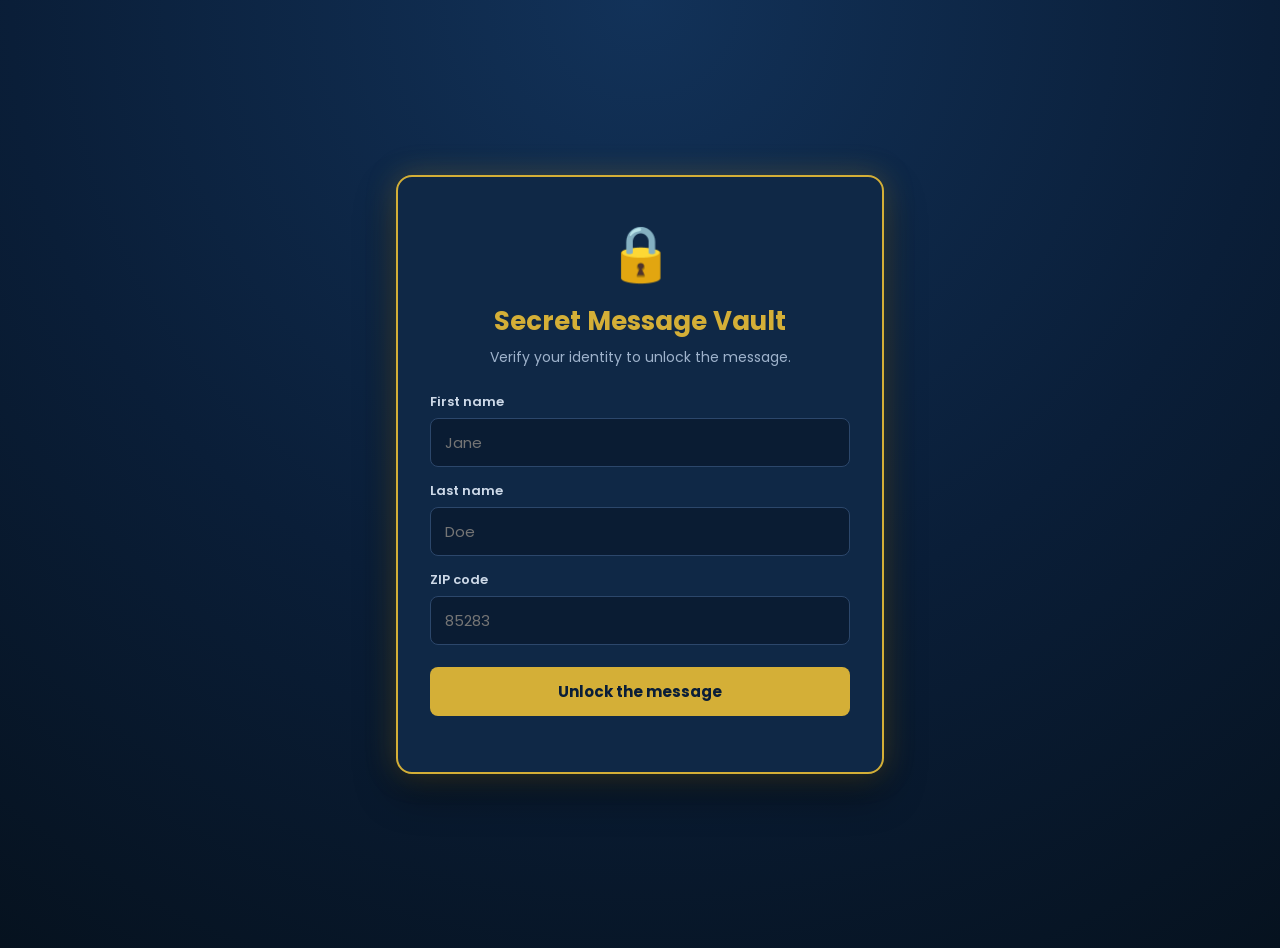
<file: files/strings.html>
<!-- =============================================================== -->
<!-- strings.html                                                     -->
<!-- Author: Larry (put your full name here)                          -->
<!-- Course: CSC102 - Introductory Programming                        -->
<!-- Purpose: Ask the user for their name and zip code, check the     -->
<!--          input, and reveal a secret message only if it is valid. -->
<!-- =============================================================== -->

<!-- Tells the browser this is a modern HTML5 document. -->
<!DOCTYPE html>
<!-- The root tag of the page; "en" says the content is in English. -->
<html lang="en">

<!-- The head holds settings and styling the user does not see directly. -->
<head>
  <!-- Sets the character set so letters and symbols show up correctly. -->
  <meta charset="UTF-8" />
  <!-- Makes the page scale nicely on phones, tablets, and laptops. -->
  <meta name="viewport" content="width=device-width, initial-scale=1.0" />
  <!-- The text shown on the browser tab. -->
  <title>Secret Message Vault</title>

  <!-- Loads a clean font from Google Fonts (creative element: fonts). -->
  <link rel="preconnect" href="https://fonts.googleapis.com" />
  <link rel="preconnect" href="https://fonts.gstatic.com" crossorigin />
  <link href="https://fonts.googleapis.com/css2?family=Poppins:wght@400;600;700&display=swap" rel="stylesheet" />

  <!-- All of the page styling (colors, fonts, layout) lives in here. -->
  <style>
    /* Set up the whole-page background and center everything on it. */
    body {
      /* A navy gradient background (creative element: background color). */
      background: radial-gradient(circle at top, #123259 0%, #0a1e38 55%, #06121f 100%);
      /* Use the Google font, with safe fallbacks if it cannot load. */
      font-family: "Poppins", Arial, sans-serif;
      /* Fill the full height of the screen. */
      min-height: 100vh;
      /* Remove the browser's default margin. */
      margin: 0;
      /* Use flexbox to center the card horizontally and vertically. */
      display: flex;
      align-items: center;
      justify-content: center;
      /* Add breathing room so the card never touches the edges. */
      padding: 24px;
      /* Make normal text a light color so it reads on the dark background. */
      color: #e8edf5;
    }

    /* The card is the gold-bordered panel that holds the whole app. */
    .card {
      /* A slightly lighter navy so the card stands out from the background. */
      background: #0f2846;
      /* The signature gold border. */
      border: 2px solid #d4af37;
      /* Rounded corners for a friendlier look. */
      border-radius: 16px;
      /* Space inside the card. */
      padding: 36px 32px;
      /* Keep the card a comfortable reading width. */
      width: 100%;
      max-width: 420px;
      /* A soft gold glow and drop shadow for depth. */
      box-shadow: 0 0 30px rgba(212, 175, 55, 0.25), 0 18px 40px rgba(0, 0, 0, 0.45);
      /* Center the heading and icon text. */
      text-align: center;
    }

    /* The lock icon at the top (creative element: image/icon). */
    .lock {
      /* Make the emoji large so it reads as the signature element. */
      font-size: 54px;
      /* A little space below it. */
      margin-bottom: 8px;
    }

    /* The main heading of the app. */
    h1 {
      /* Gold heading to match the brand. */
      color: #d4af37;
      /* Tighten the space above and below. */
      margin: 0 0 6px 0;
      /* A clear, confident heading size. */
      font-size: 26px;
    }

    /* The short instruction line under the heading. */
    .subtitle {
      /* A softer, muted color so it sits below the heading. */
      color: #9fb3cc;
      /* Space before the form starts. */
      margin: 0 0 24px 0;
      font-size: 14px;
    }

    /* Each label that names an input box. */
    label {
      /* Put labels on their own line, left-aligned above each box. */
      display: block;
      text-align: left;
      /* Small gap between the label and its input. */
      margin: 14px 0 6px 0;
      /* Light, easy-to-read label text. */
      color: #cdd9e8;
      font-size: 13px;
      font-weight: 600;
    }

    /* The text boxes where the user types. */
    input {
      /* Make each box fill the width of the card. */
      width: 100%;
      /* Comfortable padding so it is easy to tap and type in. */
      padding: 12px 14px;
      /* Remove the default box sizing surprise (padding stays inside width). */
      box-sizing: border-box;
      /* A dark field that fits the navy theme. */
      background: #0a1c33;
      /* A thin navy border that turns gold when focused (see below). */
      border: 1px solid #2c476b;
      /* Rounded corners to match the card. */
      border-radius: 8px;
      /* Light text as the user types. */
      color: #ffffff;
      /* Use the same font as the rest of the page. */
      font-family: inherit;
      font-size: 15px;
    }

    /* When a text box is clicked into, highlight it with the gold accent. */
    input:focus {
      /* Remove the default browser outline. */
      outline: none;
      /* Gold border to show which box is active (good UX + accessibility). */
      border-color: #d4af37;
      /* A soft gold glow around the active box. */
      box-shadow: 0 0 0 3px rgba(212, 175, 55, 0.25);
    }

    /* The single button that submits all the inputs at once. */
    button {
      /* Space above the button. */
      margin-top: 22px;
      /* Make the button as wide as the card. */
      width: 100%;
      /* Big, easy-to-click padding. */
      padding: 13px;
      /* Gold button with navy text (brand colors). */
      background: #d4af37;
      color: #0a1e38;
      /* No border; the fill color is enough. */
      border: none;
      /* Rounded to match everything else. */
      border-radius: 8px;
      /* Bold, readable button text. */
      font-family: inherit;
      font-size: 15px;
      font-weight: 700;
      /* Show a hand cursor so it clearly looks clickable. */
      cursor: pointer;
      /* Smoothly animate the hover effect. */
      transition: transform 0.08s ease, box-shadow 0.15s ease;
    }

    /* Lift the button slightly on hover (small, tasteful motion). */
    button:hover {
      transform: translateY(-1px);
      box-shadow: 0 6px 16px rgba(212, 175, 55, 0.35);
    }

    /* The area where warnings or the secret message appear. */
    .output {
      /* Space above the message area. */
      margin-top: 20px;
      /* Padding so a message has room to breathe. */
      padding: 0;
      /* Comfortable line spacing for reading. */
      line-height: 1.5;
      font-size: 15px;
    }

    /* Styling used when the message is a warning (invalid input). */
    .output.warning {
      /* A warm red-gold so problems stand out without alarm. */
      color: #ffb4a2;
      background: rgba(255, 90, 70, 0.12);
      border: 1px solid rgba(255, 120, 100, 0.4);
      border-radius: 8px;
      padding: 14px;
    }

    /* Styling used when the message is the unlocked secret (valid input). */
    .output.success {
      /* Gold text on a soft gold panel to celebrate success. */
      color: #ffe9a8;
      background: rgba(212, 175, 55, 0.14);
      border: 1px solid rgba(212, 175, 55, 0.5);
      border-radius: 8px;
      padding: 16px;
    }
  </style>
</head>

<!-- The body holds everything the user actually sees on the screen. -->
<body>

  <!-- The card container that centers the whole app. -->
  <div class="card">

    <!-- The lock icon that gives the app its "security vault" feel. -->
    <div class="lock">&#128274;</div>

    <!-- The main heading of the page. -->
    <h1>Secret Message Vault</h1>

    <!-- A short line telling the user what to do. -->
    <p class="subtitle">Verify your identity to unlock the message.</p>

    <!-- ONE form holds ALL inputs so they submit together at once. -->
    <!-- onsubmit calls our JavaScript; it returns false to stop a reload. -->
    <form onsubmit="return validateStrings();">

      <!-- Label and input box for the user's FIRST name. -->
      <label for="firstName">First name</label>
      <input type="text" id="firstName" placeholder="Jane" />

      <!-- Label and input box for the user's LAST name. -->
      <label for="lastName">Last name</label>
      <input type="text" id="lastName" placeholder="Doe" />

      <!-- Label and input box for the user's ZIP code. -->
      <label for="zipCode">ZIP code</label>
      <input type="text" id="zipCode" placeholder="85283" />

      <!-- The single submit button that checks all inputs at once. -->
      <button type="submit">Unlock the message</button>

    </form>

    <!-- Messages (warnings or the secret) are written here using innerHTML. -->
    <div id="output" class="output"></div>

  </div>

  <!-- Loads the external JavaScript file (keeps all JS out of the HTML). -->
  <script src="strings.js"></script>

</body>
</html>
</file>
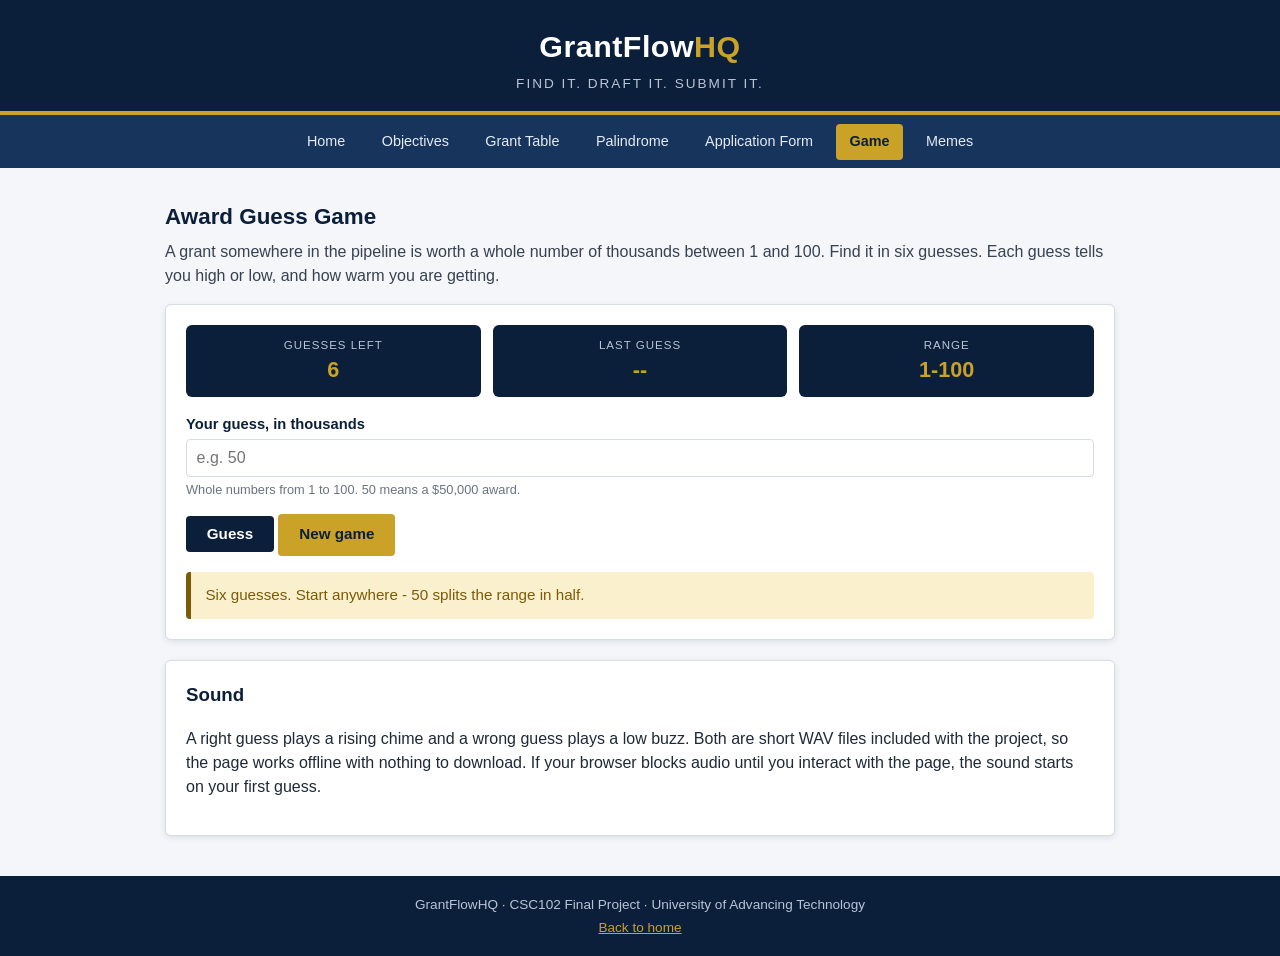
<file: final 2/game.html>
<!DOCTYPE html>
<!-- ============================================================
     game.html - AWARD GUESS GAME
     CSC102 Final Project: A Web Presence
     Author: Larry Douglas

     Guess the hidden award amount in six tries. Feedback is written
     with innerHTML and backed up with a sound file.
     ============================================================ -->
<html lang="en">

<head>
  <meta charset="UTF-8">
  <meta name="viewport" content="width=device-width, initial-scale=1.0">
  <title>GrantFlowHQ | Award Guess Game</title>

  <!-- EXTERNAL CSS: shared stylesheet -->
  <link rel="stylesheet" href="styles.css">

  <!-- INTERNAL CSS: the scoreboard strip below only exists on this page,
       so its rules live here instead of in the shared file -->
  <style>
    /* Row of three small stat boxes above the guess form */
    .scoreboard {
      display: flex;
      gap: 0.75rem;
      margin-bottom: 1rem;
    }

    .score-box {
      flex: 1;
      background-color: #0b1f3a;
      color: #ffffff;
      border-radius: 6px;
      padding: 0.7rem;
      text-align: center;
    }

    /* Small uppercase label above each number */
    .score-box span {
      display: block;
      font-size: 0.72rem;
      letter-spacing: 1px;
      text-transform: uppercase;
      color: #b9c4d4;
    }

    .score-box strong {
      font-size: 1.35rem;
      color: #c9a227;
    }
  </style>
</head>

<body>

  <header class="site-header">
    <h1 class="brand"><a class="home-link" href="index.html">GrantFlow<span class="brand-accent">HQ</span></a></h1>
    <p class="tagline">Find it. Draft it. Submit it.</p>
  </header>

  <nav class="site-nav">
    <ul>
      <li><a href="index.html">Home</a></li>
      <li><a href="objectives.html">Objectives</a></li>
      <li><a href="table.html">Grant Table</a></li>
      <li><a href="palindrome.html">Palindrome</a></li>
      <li><a href="validate.html">Application Form</a></li>
      <li><a class="active" href="game.html">Game</a></li>
      <li><a href="meme.html">Memes</a></li>
    </ul>
  </nav>

  <main class="wrapper">

    <h2 class="section-title">Award Guess Game</h2>
    <p class="intro">
      A grant somewhere in the pipeline is worth a whole number of thousands
      between 1 and 100. Find it in six guesses. Each guess tells you high or
      low, and how warm you are getting.
    </p>

    <section class="card">

      <!-- Scoreboard. game.js keeps these three numbers current. -->
      <div class="scoreboard">
        <div class="score-box"><span>Guesses left</span><strong id="triesLeft">6</strong></div>
        <div class="score-box"><span>Last guess</span><strong id="lastGuess">--</strong></div>
        <div class="score-box"><span>Range</span><strong id="rangeLeft">1-100</strong></div>
      </div>

      <!-- FORM with submit, as required -->
      <form id="guessForm">
        <div class="form-row">
          <label for="guessInput">Your guess, in thousands</label>
          <input type="text" id="guessInput" name="guessInput" autocomplete="off" placeholder="e.g. 50">
          <p class="hint">Whole numbers from 1 to 100. 50 means a $50,000 award.</p>
        </div>
        <button type="submit" class="btn">Guess</button>
        <!-- New game is a plain link back to this same page. Reloading is the
             simplest reset there is, and it needs no event listener. -->
        <a class="btn btn-secondary" href="game.html">New game</a>
      </form>

      <!-- All feedback is written here with innerHTML -->
      <div class="message" id="gameResult">Waiting for JS to load...</div>

    </section>

    <section class="card">
      <h3>Sound</h3>
      <p>
        A right guess plays a rising chime and a wrong guess plays a low buzz.
        Both are short WAV files included with the project, so the page works
        offline with nothing to download. If your browser blocks audio until
        you interact with the page, the sound starts on your first guess.
      </p>
    </section>

  </main>

  <footer class="site-footer">
    <p>GrantFlowHQ &middot; CSC102 Final Project &middot; University of Advancing Technology</p>
    <p><a href="index.html">Back to home</a></p>
  </footer>

  <!-- EXTERNAL JAVASCRIPT: all game logic lives in game.js -->
  <script src="game.js"></script>

</body>

</html>
</file>
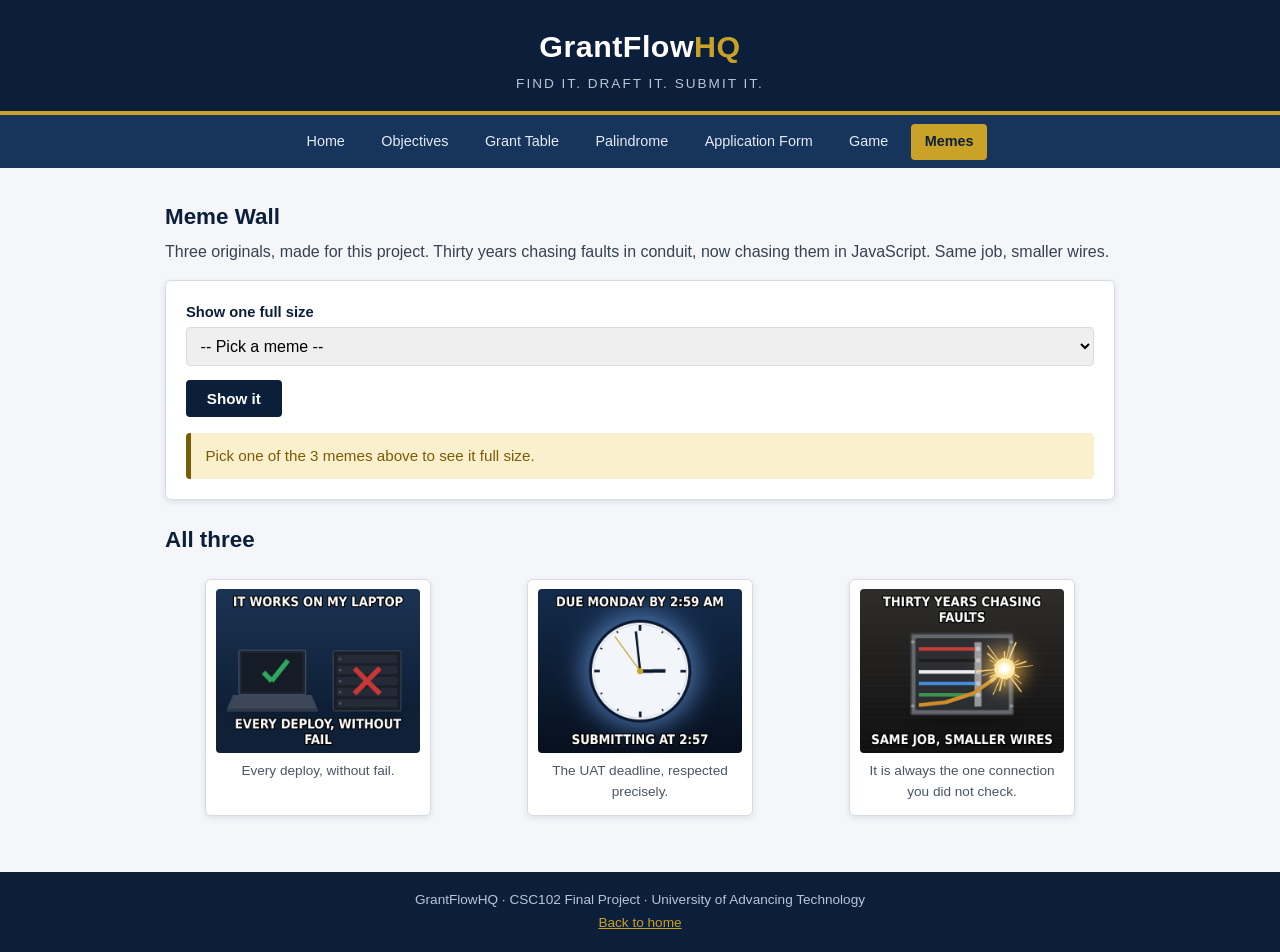
<file: final 2/meme.html>
<!DOCTYPE html>
<!-- ============================================================
     meme.html - MEME WALL
     CSC102 Final Project: A Web Presence
     Author: Larry Douglas

     Three memes stored in an array of objects in meme.js. The form
     picks one and it gets written into the page with innerHTML.
     ============================================================ -->
<html lang="en">

<head>
  <meta charset="UTF-8">
  <meta name="viewport" content="width=device-width, initial-scale=1.0">
  <title>GrantFlowHQ | Meme Wall</title>
  <!-- EXTERNAL CSS: shared stylesheet -->
  <link rel="stylesheet" href="styles.css">
</head>

<body>

  <header class="site-header">
    <h1 class="brand"><a class="home-link" href="index.html">GrantFlow<span class="brand-accent">HQ</span></a></h1>
    <p class="tagline">Find it. Draft it. Submit it.</p>
  </header>

  <nav class="site-nav">
    <ul>
      <li><a href="index.html">Home</a></li>
      <li><a href="objectives.html">Objectives</a></li>
      <li><a href="table.html">Grant Table</a></li>
      <li><a href="palindrome.html">Palindrome</a></li>
      <li><a href="validate.html">Application Form</a></li>
      <li><a href="game.html">Game</a></li>
      <li><a class="active" href="meme.html">Memes</a></li>
    </ul>
  </nav>

  <main class="wrapper">

    <h2 class="section-title">Meme Wall</h2>
    <p class="intro">
      Three originals, made for this project. Thirty years chasing faults in
      conduit, now chasing them in JavaScript. Same job, smaller wires.
    </p>

    <!-- Picker form. Choosing a meme and submitting writes the full-size
         version into the box below with innerHTML. -->
    <section class="card">
      <form id="memeForm">
        <div class="form-row">
          <label for="memePick">Show one full size</label>
          <select id="memePick" name="memePick">
            <option value="">-- Pick a meme --</option>
            <option value="0">1. It works on my laptop</option>
            <option value="1">2. Due Monday by 2:59 AM</option>
            <option value="2">3. Thirty years chasing faults</option>
          </select>
        </div>
        <button type="submit" class="btn">Show it</button>
      </form>

      <!-- meme.js writes the chosen image and its caption here -->
      <div class="message" id="featuredMeme">Waiting for JS to load...</div>
    </section>

    <!-- The gallery. All three images are plain HTML so they still show
         even if the picker is never used. Alt text describes each one. -->
    <h3 class="section-title">All three</h3>
    <div class="meme-grid">

      <figure class="meme-card">
        <img src="meme1.png" alt="A laptop with a green check next to a server with a red X. Caption: it works on my laptop.">
        <p>Every deploy, without fail.</p>
      </figure>

      <figure class="meme-card">
        <img src="meme2.png" alt="A clock reading just before three. Caption: due Monday by 2:59 AM, submitting at 2:57.">
        <p>The UAT deadline, respected precisely.</p>
      </figure>

      <figure class="meme-card">
        <img src="meme3.png" alt="A junction box with one loose sparking wire. Caption: thirty years chasing faults, same job, smaller wires.">
        <p>It is always the one connection you did not check.</p>
      </figure>

    </div>

  </main>

  <footer class="site-footer">
    <p>GrantFlowHQ &middot; CSC102 Final Project &middot; University of Advancing Technology</p>
    <p><a href="index.html">Back to home</a></p>
  </footer>

  <!-- EXTERNAL JAVASCRIPT: the meme collection lives in meme.js -->
  <script src="meme.js"></script>

</body>

</html>
</file>
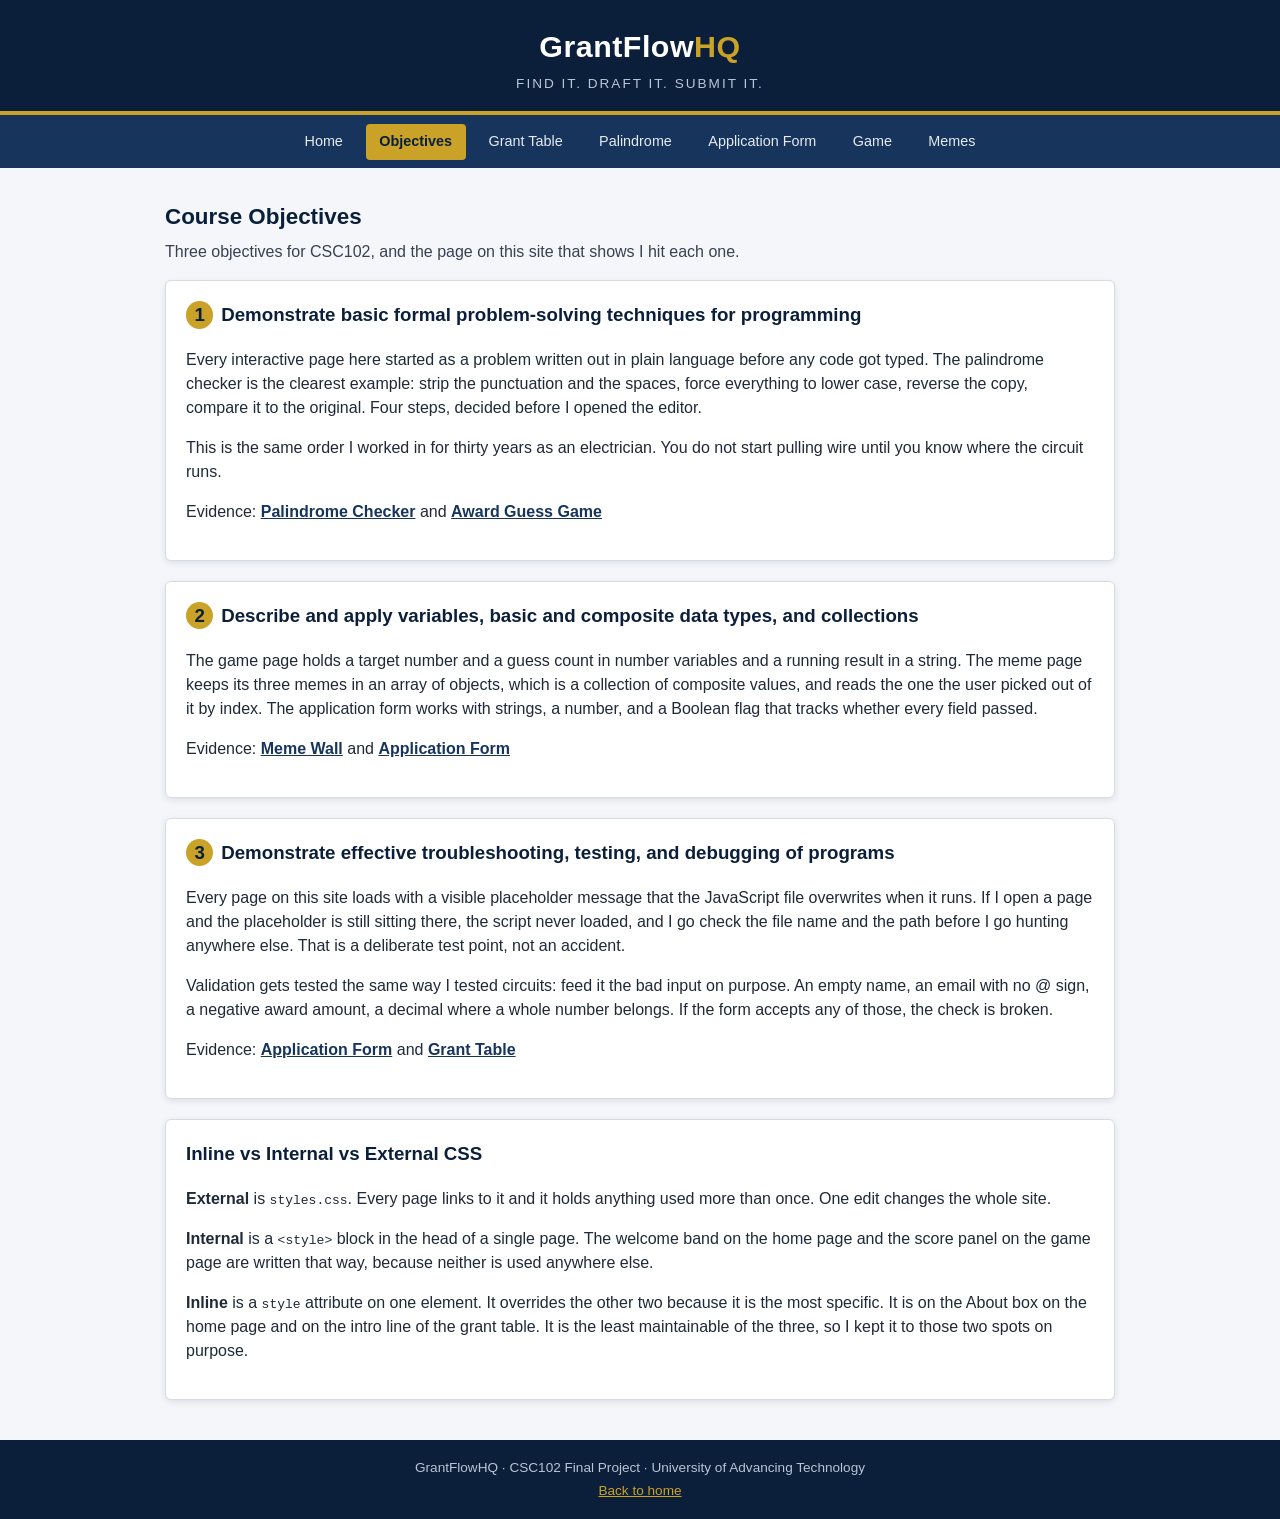
<file: final 2/objectives.html>
<!DOCTYPE html>
<!-- ============================================================
     objectives.html - COURSE OBJECTIVES PAGE
     CSC102 Final Project: A Web Presence
     Author: Larry Douglas

     Lists the three course objectives and points at the page on this
     site that demonstrates each one.
     ============================================================ -->
<html lang="en">

<head>
  <meta charset="UTF-8">
  <meta name="viewport" content="width=device-width, initial-scale=1.0">
  <title>GrantFlowHQ | Course Objectives</title>

  <!-- EXTERNAL CSS: the same shared stylesheet as every other page -->
  <link rel="stylesheet" href="styles.css">
</head>

<body>

  <header class="site-header">
    <h1 class="brand"><a class="home-link" href="index.html">GrantFlow<span class="brand-accent">HQ</span></a></h1>
    <p class="tagline">Find it. Draft it. Submit it.</p>
  </header>

  <!-- Same seven-item menu, same order, on every page -->
  <nav class="site-nav">
    <ul>
      <li><a href="index.html">Home</a></li>
      <li><a class="active" href="objectives.html">Objectives</a></li>
      <li><a href="table.html">Grant Table</a></li>
      <li><a href="palindrome.html">Palindrome</a></li>
      <li><a href="validate.html">Application Form</a></li>
      <li><a href="game.html">Game</a></li>
      <li><a href="meme.html">Memes</a></li>
    </ul>
  </nav>

  <main class="wrapper">

    <h2 class="section-title">Course Objectives</h2>
    <p class="intro">
      Three objectives for CSC102, and the page on this site that shows I hit each one.
    </p>

    <!-- Objective 1 -->
    <section class="card">
      <h3><span class="objective-num">1</span>Demonstrate basic formal problem-solving techniques for programming</h3>
      <p>
        Every interactive page here started as a problem written out in plain
        language before any code got typed. The palindrome checker is the
        clearest example: strip the punctuation and the spaces, force
        everything to lower case, reverse the copy, compare it to the
        original. Four steps, decided before I opened the editor.
      </p>
      <p>
        This is the same order I worked in for thirty years as an
        electrician. You do not start pulling wire until you know where the
        circuit runs.
      </p>
      <p>
        Evidence: <a class="evidence-link" href="palindrome.html">Palindrome Checker</a>
        and <a class="evidence-link" href="game.html">Award Guess Game</a>
      </p>
    </section>

    <!-- Objective 2 -->
    <section class="card">
      <h3><span class="objective-num">2</span>Describe and apply variables, basic and composite data types, and collections</h3>
      <p>
        The game page holds a target number and a guess count in number
        variables and a running result in a string. The meme page keeps its
        three memes in an array of objects, which is a collection of
        composite values, and reads the one the user picked out of it by
        index. The application form works with strings, a number, and a
        Boolean flag that tracks whether every field passed.
      </p>
      <p>
        Evidence: <a class="evidence-link" href="meme.html">Meme Wall</a>
        and <a class="evidence-link" href="validate.html">Application Form</a>
      </p>
    </section>

    <!-- Objective 3 -->
    <section class="card">
      <h3><span class="objective-num">3</span>Demonstrate effective troubleshooting, testing, and debugging of programs</h3>
      <p>
        Every page on this site loads with a visible placeholder message that
        the JavaScript file overwrites when it runs. If I open a page and the
        placeholder is still sitting there, the script never loaded, and I go
        check the file name and the path before I go hunting anywhere else.
        That is a deliberate test point, not an accident.
      </p>
      <p>
        Validation gets tested the same way I tested circuits: feed it the bad
        input on purpose. An empty name, an email with no @ sign, a negative
        award amount, a decimal where a whole number belongs. If the form
        accepts any of those, the check is broken.
      </p>
      <p>
        Evidence: <a class="evidence-link" href="validate.html">Application Form</a>
        and <a class="evidence-link" href="table.html">Grant Table</a>
      </p>
    </section>

    <!-- Note about the three CSS methods, since that is a stated objective
         of the assignment as well -->
    <section class="card">
      <h3>Inline vs Internal vs External CSS</h3>
      <p>
        <strong>External</strong> is <code>styles.css</code>. Every page links
        to it and it holds anything used more than once. One edit changes the
        whole site.
      </p>
      <p>
        <strong>Internal</strong> is a <code>&lt;style&gt;</code> block in the
        head of a single page. The welcome band on the home page and the score
        panel on the game page are written that way, because neither is used
        anywhere else.
      </p>
      <p>
        <strong>Inline</strong> is a <code>style</code> attribute on one
        element. It overrides the other two because it is the most specific.
        It is on the About box on the home page and on the intro line of the
        grant table. It is the least maintainable of the three, so I kept it
        to those two spots on purpose.
      </p>
    </section>

  </main>

  <footer class="site-footer">
    <p>GrantFlowHQ &middot; CSC102 Final Project &middot; University of Advancing Technology</p>
    <p><a href="index.html">Back to home</a></p>
  </footer>

</body>

</html>
</file>
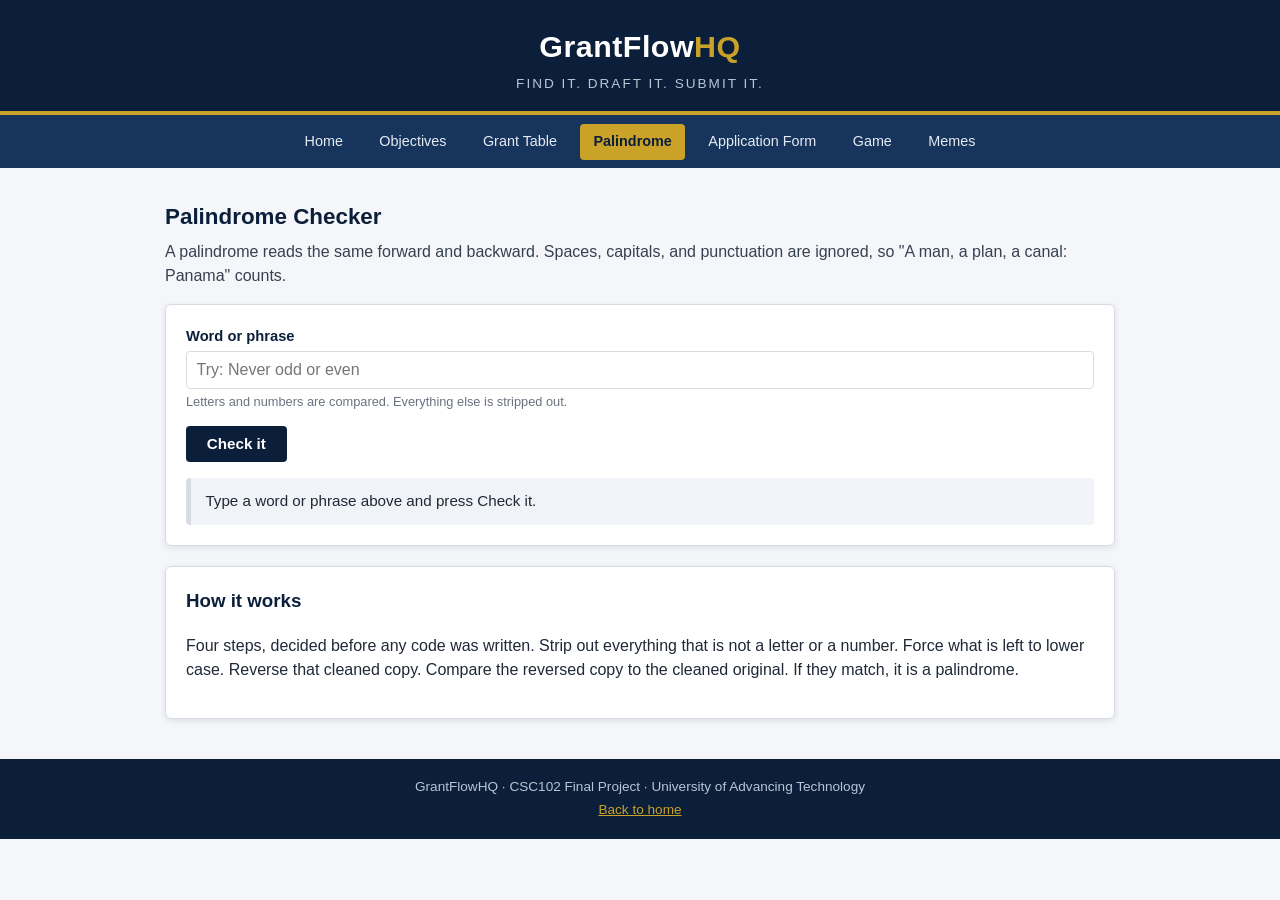
<file: final 2/palindrome.html>
<!DOCTYPE html>
<!-- ============================================================
     palindrome.html - PALINDROME CHECKER
     CSC102 Final Project: A Web Presence
     Author: Larry Douglas

     User types a word or phrase into a form, submits it, and the
     result is written into the page with innerHTML. No alerts.
     ============================================================ -->
<html lang="en">

<head>
  <meta charset="UTF-8">
  <meta name="viewport" content="width=device-width, initial-scale=1.0">
  <title>GrantFlowHQ | Palindrome Checker</title>
  <!-- EXTERNAL CSS: shared stylesheet -->
  <link rel="stylesheet" href="styles.css">
</head>

<body>

  <header class="site-header">
    <h1 class="brand"><a class="home-link" href="index.html">GrantFlow<span class="brand-accent">HQ</span></a></h1>
    <p class="tagline">Find it. Draft it. Submit it.</p>
  </header>

  <nav class="site-nav">
    <ul>
      <li><a href="index.html">Home</a></li>
      <li><a href="objectives.html">Objectives</a></li>
      <li><a href="table.html">Grant Table</a></li>
      <li><a class="active" href="palindrome.html">Palindrome</a></li>
      <li><a href="validate.html">Application Form</a></li>
      <li><a href="game.html">Game</a></li>
      <li><a href="meme.html">Memes</a></li>
    </ul>
  </nav>

  <main class="wrapper">

    <h2 class="section-title">Palindrome Checker</h2>
    <p class="intro">
      A palindrome reads the same forward and backward. Spaces, capitals, and
      punctuation are ignored, so "A man, a plan, a canal: Panama" counts.
    </p>

    <section class="card">

      <!-- FORM with a submit button, as the assignment requires.
           palindrome.js attaches the handler to this form by its id. -->
      <form id="palindromeForm">

        <div class="form-row">
          <label for="phraseInput">Word or phrase</label>
          <!-- autocomplete off keeps old entries from covering the result -->
          <input type="text" id="phraseInput" name="phraseInput" autocomplete="off"
                 placeholder="Try: Never odd or even">
          <p class="hint">Letters and numbers are compared. Everything else is stripped out.</p>
        </div>

        <button type="submit" class="btn">Check it</button>
      </form>

      <!-- The result is written here with innerHTML. The starting text is my
           check that palindrome.js loaded at all. -->
      <div class="message" id="palindromeResult">Waiting for JS to load...</div>

    </section>

    <!-- Plain-language walkthrough of the logic, which is the formal
         problem-solving step the course objective asks for -->
    <section class="card">
      <h3>How it works</h3>
      <p>
        Four steps, decided before any code was written. Strip out everything
        that is not a letter or a number. Force what is left to lower case.
        Reverse that cleaned copy. Compare the reversed copy to the cleaned
        original. If they match, it is a palindrome.
      </p>
    </section>

  </main>

  <footer class="site-footer">
    <p>GrantFlowHQ &middot; CSC102 Final Project &middot; University of Advancing Technology</p>
    <p><a href="index.html">Back to home</a></p>
  </footer>

  <!-- EXTERNAL JAVASCRIPT: all logic lives in palindrome.js -->
  <script src="palindrome.js"></script>

</body>

</html>
</file>
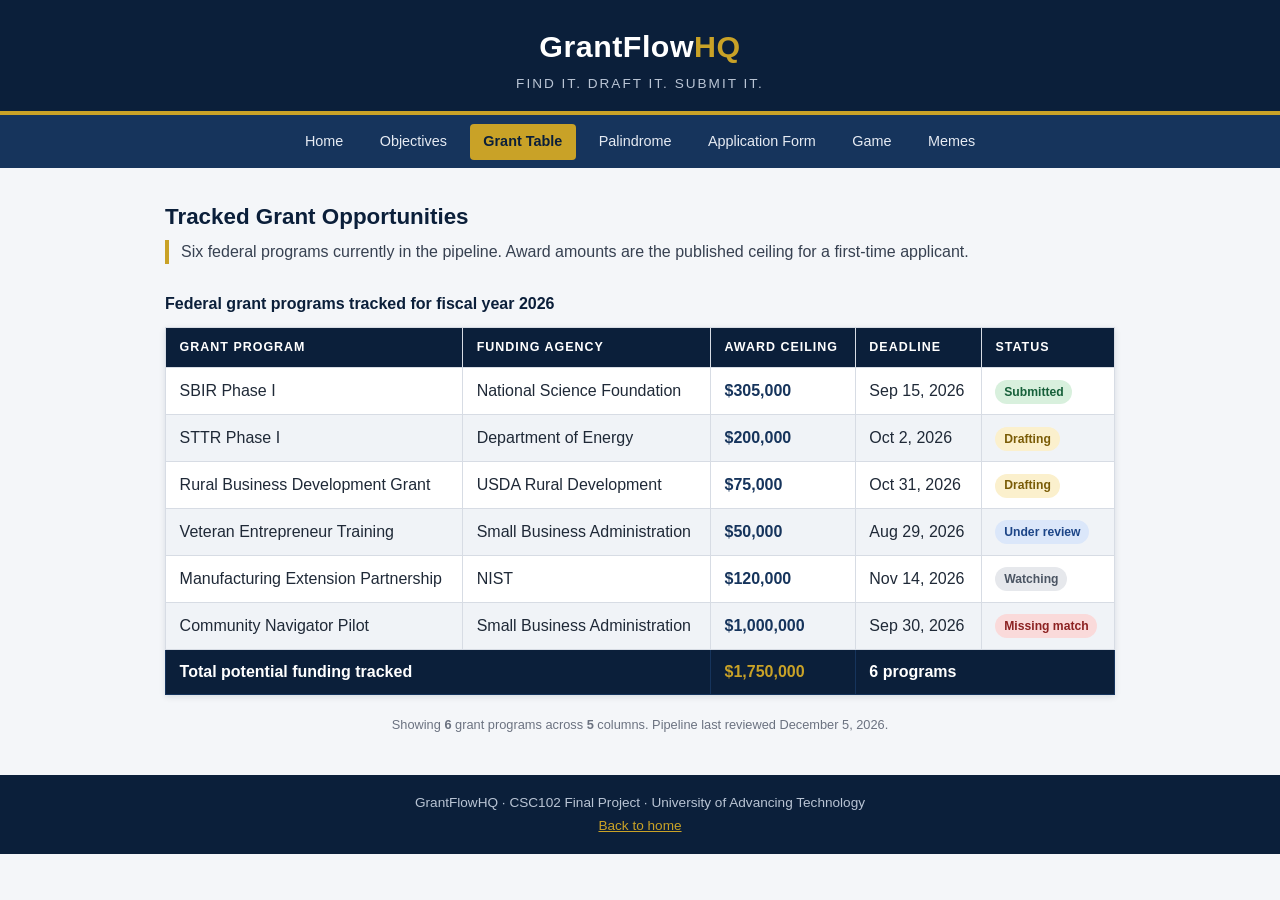
<file: final 2/table.html>
<!DOCTYPE html>
<!-- ============================================================
     table.html - GRANT TABLE PAGE
     CSC102 Final Project: A Web Presence
     Author: Larry Douglas

     A hard-coded table of the federal grant programs GrantFlowHQ
     tracks. Five columns, six data rows, plus a totals footer.
     ============================================================ -->
<html lang="en">

<head>
  <meta charset="UTF-8">
  <meta name="viewport" content="width=device-width, initial-scale=1.0">
  <title>GrantFlowHQ | Grant Table</title>

  <!-- EXTERNAL CSS: shared stylesheet, holds all the table styling -->
  <link rel="stylesheet" href="styles.css">
</head>

<body>

  <header class="site-header">
    <h1 class="brand"><a class="home-link" href="index.html">GrantFlow<span class="brand-accent">HQ</span></a></h1>
    <p class="tagline">Find it. Draft it. Submit it.</p>
  </header>

  <nav class="site-nav">
    <ul>
      <li><a href="index.html">Home</a></li>
      <li><a href="objectives.html">Objectives</a></li>
      <li><a class="active" href="table.html">Grant Table</a></li>
      <li><a href="palindrome.html">Palindrome</a></li>
      <li><a href="validate.html">Application Form</a></li>
      <li><a href="game.html">Game</a></li>
      <li><a href="meme.html">Memes</a></li>
    </ul>
  </nav>

  <main class="wrapper">

    <h2 class="section-title">Tracked Grant Opportunities</h2>

    <!-- INLINE CSS: the style attribute below is written straight on the
         element. It wins over external and internal because it is the most
         specific. Used here as the demonstration, not as a habit. -->
    <p class="intro" style="border-left: 4px solid #c9a227; padding-left: 12px;">
      Six federal programs currently in the pipeline. Award amounts are the
      published ceiling for a first-time applicant.
    </p>

    <table class="grant-table">

      <!-- Caption is the table title that screen readers announce -->
      <caption class="table-caption">Federal grant programs tracked for fiscal year 2026</caption>

      <!-- Column labels belong in thead so the browser treats them as headers -->
      <thead>
        <tr>
          <th scope="col">Grant Program</th>
          <th scope="col">Funding Agency</th>
          <th scope="col">Award Ceiling</th>
          <th scope="col">Deadline</th>
          <th scope="col">Status</th>
        </tr>
      </thead>

      <!-- Data rows. All values hard coded, as the assignment asks -->
      <tbody>

        <!-- Row 1 - already out the door -->
        <tr>
          <td>SBIR Phase I</td>
          <td>National Science Foundation</td>
          <td class="amount">$305,000</td>
          <td>Sep 15, 2026</td>
          <td><span class="status status-submitted">Submitted</span></td>
        </tr>

        <!-- Row 2 -->
        <tr>
          <td>STTR Phase I</td>
          <td>Department of Energy</td>
          <td class="amount">$200,000</td>
          <td>Oct 2, 2026</td>
          <td><span class="status status-drafting">Drafting</span></td>
        </tr>

        <!-- Row 3 -->
        <tr>
          <td>Rural Business Development Grant</td>
          <td>USDA Rural Development</td>
          <td class="amount">$75,000</td>
          <td>Oct 31, 2026</td>
          <td><span class="status status-drafting">Drafting</span></td>
        </tr>

        <!-- Row 4 - waiting on the agency, nothing left for me to do -->
        <tr>
          <td>Veteran Entrepreneur Training</td>
          <td>Small Business Administration</td>
          <td class="amount">$50,000</td>
          <td>Aug 29, 2026</td>
          <td><span class="status status-review">Under review</span></td>
        </tr>

        <!-- Row 5 -->
        <tr>
          <td>Manufacturing Extension Partnership</td>
          <td>NIST</td>
          <td class="amount">$120,000</td>
          <td>Nov 14, 2026</td>
          <td><span class="status status-watching">Watching</span></td>
        </tr>

        <!-- Row 6 - blocked until a match commitment is in hand -->
        <tr>
          <td>Community Navigator Pilot</td>
          <td>Small Business Administration</td>
          <td class="amount">$1,000,000</td>
          <td>Sep 30, 2026</td>
          <td><span class="status status-blocked">Missing match</span></td>
        </tr>

      </tbody>

      <!-- Footer row totals the money column so the table ends on a point -->
      <tfoot>
        <tr>
          <td colspan="2">Total potential funding tracked</td>
          <td class="amount">$1,750,000</td>
          <td colspan="2">6 programs</td>
        </tr>
      </tfoot>

    </table>

    <!-- Placeholder text. table.js overwrites this line when it runs, so if
         this warning is still on screen the script did not load -->
    <p class="hint" id="statusLine" style="text-align:center; margin-top:1.25rem;">Waiting for JS to load...</p>

  </main>

  <footer class="site-footer">
    <p>GrantFlowHQ &middot; CSC102 Final Project &middot; University of Advancing Technology</p>
    <p><a href="index.html">Back to home</a></p>
  </footer>

  <!-- EXTERNAL JAVASCRIPT. No script is written inside this file. The tag
       sits at the bottom so the table exists before the script runs. -->
  <script src="table.js"></script>

</body>

</html>
</file>
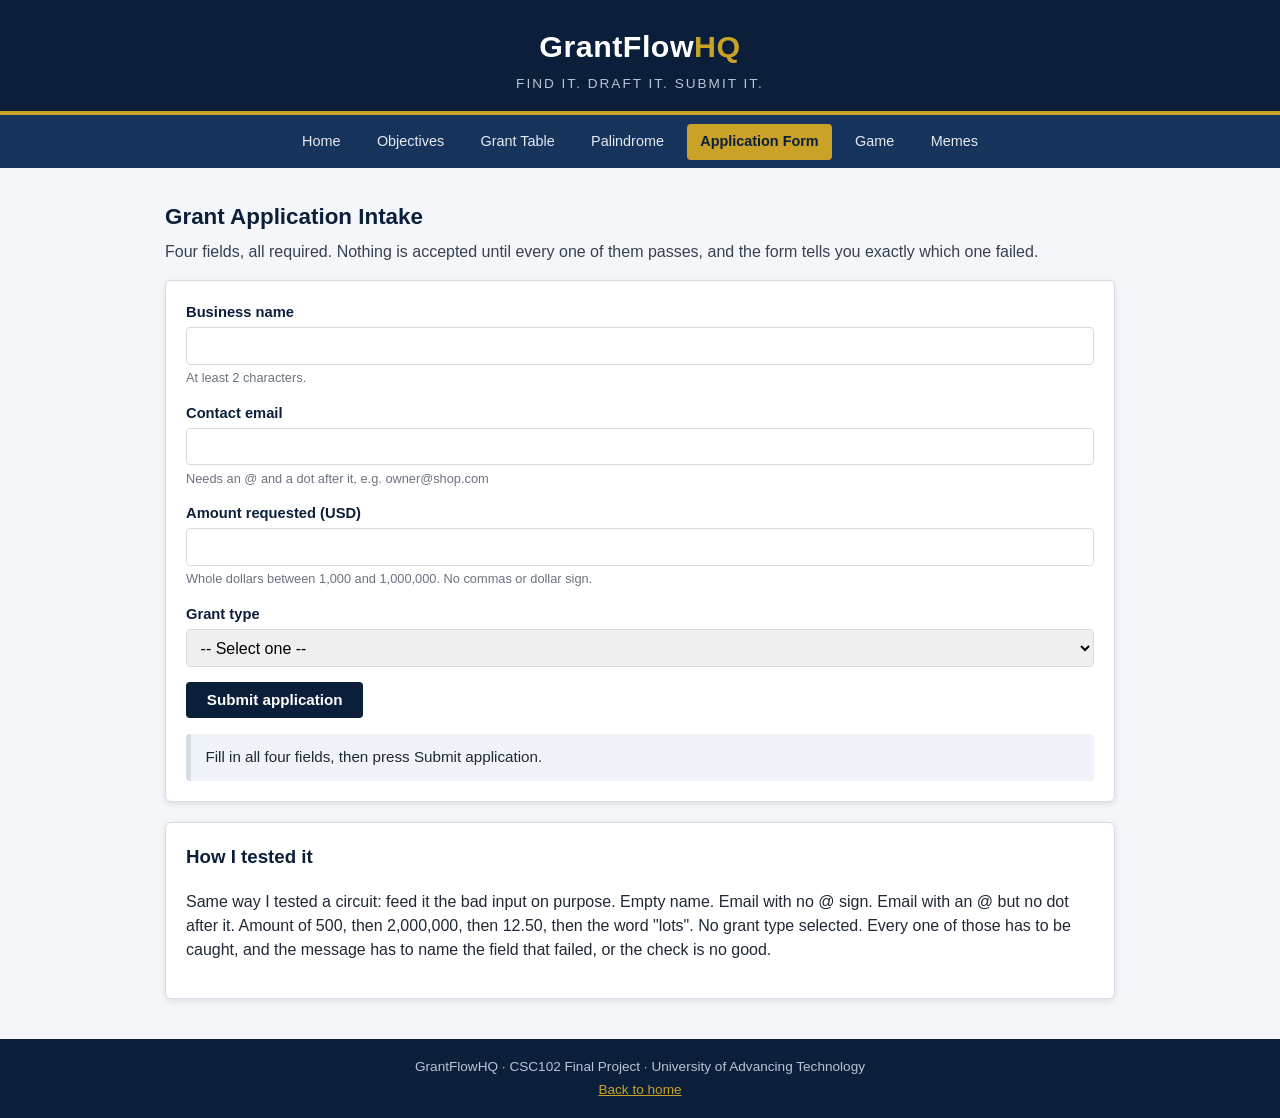
<file: final 2/validate.html>
<!DOCTYPE html>
<!-- ============================================================
     validate.html - USER INPUT AND VALIDATION
     CSC102 Final Project: A Web Presence
     Author: Larry Douglas

     A grant intake form. Every field is checked before anything is
     accepted, and all messages are written with innerHTML.
     ============================================================ -->
<html lang="en">

<head>
  <meta charset="UTF-8">
  <meta name="viewport" content="width=device-width, initial-scale=1.0">
  <title>GrantFlowHQ | Application Form</title>
  <!-- EXTERNAL CSS: shared stylesheet -->
  <link rel="stylesheet" href="styles.css">
</head>

<body>

  <header class="site-header">
    <h1 class="brand"><a class="home-link" href="index.html">GrantFlow<span class="brand-accent">HQ</span></a></h1>
    <p class="tagline">Find it. Draft it. Submit it.</p>
  </header>

  <nav class="site-nav">
    <ul>
      <li><a href="index.html">Home</a></li>
      <li><a href="objectives.html">Objectives</a></li>
      <li><a href="table.html">Grant Table</a></li>
      <li><a href="palindrome.html">Palindrome</a></li>
      <li><a class="active" href="validate.html">Application Form</a></li>
      <li><a href="game.html">Game</a></li>
      <li><a href="meme.html">Memes</a></li>
    </ul>
  </nav>

  <main class="wrapper">

    <h2 class="section-title">Grant Application Intake</h2>
    <p class="intro">
      Four fields, all required. Nothing is accepted until every one of them
      passes, and the form tells you exactly which one failed.
    </p>

    <section class="card">

      <!-- FORM with submit, as required. validate.js attaches to it by id.
           novalidate turns off the browser's own popups so my JavaScript
           checks are the ones doing the work. -->
      <form id="applicationForm" novalidate>

        <div class="form-row">
          <label for="businessName">Business name</label>
          <input type="text" id="businessName" name="businessName" autocomplete="off">
          <p class="hint">At least 2 characters.</p>
        </div>

        <div class="form-row">
          <label for="email">Contact email</label>
          <input type="text" id="email" name="email" autocomplete="off">
          <p class="hint">Needs an @ and a dot after it, e.g. owner@shop.com</p>
        </div>

        <div class="form-row">
          <label for="requestAmount">Amount requested (USD)</label>
          <input type="text" id="requestAmount" name="requestAmount" autocomplete="off">
          <p class="hint">Whole dollars between 1,000 and 1,000,000. No commas or dollar sign.</p>
        </div>

        <div class="form-row">
          <label for="grantType">Grant type</label>
          <!-- The first option has an empty value so "not chosen" is a real,
               testable state instead of a silent default -->
          <select id="grantType" name="grantType">
            <option value="">-- Select one --</option>
            <option value="SBIR Phase I">SBIR Phase I</option>
            <option value="STTR Phase I">STTR Phase I</option>
            <option value="Rural Business Development">Rural Business Development</option>
            <option value="Veteran Entrepreneur Training">Veteran Entrepreneur Training</option>
          </select>
        </div>

        <button type="submit" class="btn">Submit application</button>
      </form>

      <!-- All validation messages are written here with innerHTML -->
      <div class="message" id="formResult">Waiting for JS to load...</div>

    </section>

    <section class="card">
      <h3>How I tested it</h3>
      <p>
        Same way I tested a circuit: feed it the bad input on purpose. Empty
        name. Email with no @ sign. Email with an @ but no dot after it.
        Amount of 500, then 2,000,000, then 12.50, then the word "lots".
        No grant type selected. Every one of those has to be caught, and the
        message has to name the field that failed, or the check is no good.
      </p>
    </section>

  </main>

  <footer class="site-footer">
    <p>GrantFlowHQ &middot; CSC102 Final Project &middot; University of Advancing Technology</p>
    <p><a href="index.html">Back to home</a></p>
  </footer>

  <!-- EXTERNAL JAVASCRIPT: all validation lives in validate.js -->
  <script src="validate.js"></script>

</body>

</html>
</file>
<file: styles.css>
/* ==========================================================
   Larry Douglas - CSC102 - Bringing It All Together
   styles.css - colors, fonts and layout for the GrantFlowHQ page
   Brand colors: navy #0B1F3A and gold #C9A227
   ========================================================== */

/* Reusable color and spacing values stored in one place */
:root {
  --navy: #0B1F3A;
  --navy-soft: #142E52;
  --navy-line: #24406A;
  --gold: #C9A227;
  --gold-soft: #E5C766;
  --paper: #F4F6FA;
  --muted: #A9B6CC;
  --green: #4FBF8B;
  --red: #E5736A;
  --radius: 12px;
}

/* Reset the browser's default spacing and use border-box sizing everywhere */
* {
  margin: 0;
  padding: 0;
  box-sizing: border-box;
}

/* Page background, base font and text color */
body {
  font-family: "IBM Plex Sans", Arial, sans-serif;
  background: radial-gradient(circle at 15% 0%, var(--navy-soft) 0%, var(--navy) 55%) no-repeat;
  background-color: var(--navy);
  min-height: 100vh;
  color: var(--paper);
  line-height: 1.55;
  padding: 32px 20px 48px;
}

/* Header row holding the logo and the page title */
.site-header {
  display: flex;
  align-items: center;
  gap: 18px;
  max-width: 1100px;
  margin: 0 auto 28px;
  padding-bottom: 22px;
  border-bottom: 1px solid var(--navy-line);
}

/* Size of the inline SVG logo */
.logo-mark {
  width: 52px;
  height: 52px;
  flex-shrink: 0;
}

/* Main page title in the display font */
.site-header h1 {
  font-family: "Poppins", Arial, sans-serif;
  font-weight: 700;
  font-size: 30px;
  letter-spacing: -0.02em;
  color: #FFFFFF;
}

/* Supporting line under the title */
.tagline {
  color: var(--muted);
  font-size: 15px;
}

/* Two-column layout that collapses to one column on small screens */
.layout {
  display: grid;
  grid-template-columns: minmax(0, 380px) minmax(0, 1fr);
  gap: 24px;
  max-width: 1100px;
  margin: 0 auto;
  align-items: start;
}

/* Shared card styling for the form panel and the results panel */
.panel {
  background: rgba(255, 255, 255, 0.04);
  border: 1px solid var(--navy-line);
  border-radius: var(--radius);
  padding: 24px;
}

/* Small gold label sitting above each panel heading */
.eyebrow {
  font-family: "Poppins", Arial, sans-serif;
  font-size: 11px;
  font-weight: 600;
  letter-spacing: 0.16em;
  text-transform: uppercase;
  color: var(--gold);
  margin-bottom: 4px;
}

/* Panel headings */
.panel h2 {
  font-family: "Poppins", Arial, sans-serif;
  font-size: 20px;
  font-weight: 600;
  margin-bottom: 20px;
}

/* Spacing between each label and input group */
.field {
  margin-bottom: 18px;
}

/* Form labels */
.field label {
  display: block;
  font-size: 14px;
  font-weight: 600;
  margin-bottom: 6px;
}

/* Text boxes and the dropdown share the same look */
.field input,
.field select {
  width: 100%;
  padding: 11px 13px;
  font-family: inherit;
  font-size: 15px;
  color: var(--paper);
  background: rgba(0, 0, 0, 0.28);
  border: 1px solid var(--navy-line);
  border-radius: 8px;
}

/* Gold outline when a field has keyboard or mouse focus */
.field input:focus,
.field select:focus,
.submit-button:focus-visible {
  outline: 2px solid var(--gold);
  outline-offset: 1px;
}

/* Placeholder text inside empty fields */
.field input::placeholder {
  color: #6E7E99;
}

/* Small hint line under each field */
.hint {
  display: block;
  margin-top: 5px;
  font-size: 12px;
  color: var(--muted);
}

/* Gold submit button */
.submit-button {
  width: 100%;
  margin-top: 6px;
  padding: 13px;
  font-family: "Poppins", Arial, sans-serif;
  font-size: 15px;
  font-weight: 600;
  color: var(--navy);
  background: var(--gold);
  border: none;
  border-radius: 8px;
  cursor: pointer;
  transition: background 0.15s ease;
}

/* Lighter gold on hover so the button feels responsive */
.submit-button:hover {
  background: var(--gold-soft);
}

/* Wrapper around the validation and confirmation messages */
.message {
  border-radius: 8px;
  padding: 14px 16px;
  margin-bottom: 16px;
  font-size: 14px;
}

/* Bold first line of a message block */
.message-title {
  font-weight: 600;
  margin-bottom: 4px;
}

/* Red treatment for validation errors */
.message.error {
  background: rgba(229, 115, 106, 0.12);
  border-left: 3px solid var(--red);
}

/* Green treatment for the search-complete confirmation */
.message.success {
  background: rgba(79, 191, 139, 0.12);
  border-left: 3px solid var(--green);
}

/* Indent the bullet list inside an error message */
.message ul {
  padding-left: 20px;
}

/* Block that reports the mirror-code result */
.code-result {
  display: flex;
  align-items: center;
  gap: 14px;
  padding: 14px 16px;
  margin-bottom: 18px;
  font-size: 14px;
  border-radius: 8px;
  background: rgba(255, 255, 255, 0.04);
  border: 1px dashed var(--navy-line);
}

/* Gold border on the block when the code is a mirror code */
.code-result.mirror {
  border-color: var(--gold);
}

/* Monospace chip showing the code itself */
.code-chip {
  font-family: "Courier New", monospace;
  font-size: 15px;
  font-weight: 700;
  letter-spacing: 0.08em;
  color: var(--gold);
  background: rgba(0, 0, 0, 0.3);
  padding: 6px 10px;
  border-radius: 6px;
  white-space: nowrap;
}

/* Grey message shown before a search is run */
.placeholder {
  color: var(--muted);
  font-size: 14px;
}

/* Heading over each group of result cards */
.group-title {
  font-family: "Poppins", Arial, sans-serif;
  font-size: 13px;
  font-weight: 600;
  letter-spacing: 0.08em;
  text-transform: uppercase;
  color: var(--muted);
  margin: 18px 0 10px;
}

/* One result card per grant program */
.grant-card {
  background: rgba(255, 255, 255, 0.05);
  border: 1px solid var(--navy-line);
  border-left: 3px solid var(--navy-line);
  border-radius: 10px;
  padding: 16px 18px;
  margin-bottom: 12px;
}

/* Gold left edge on programs the applicant qualifies for */
.grant-card.eligible {
  border-left-color: var(--gold);
}

/* Row holding the grant name and its status chip */
.grant-head {
  display: flex;
  justify-content: space-between;
  align-items: flex-start;
  gap: 12px;
}

/* Grant program name */
.grant-card h3 {
  font-family: "Poppins", Arial, sans-serif;
  font-size: 16px;
  font-weight: 600;
}

/* Small status chip in the corner of each card */
.status-chip {
  font-size: 11px;
  font-weight: 600;
  letter-spacing: 0.06em;
  text-transform: uppercase;
  padding: 4px 9px;
  border-radius: 999px;
  white-space: nowrap;
  background: rgba(169, 182, 204, 0.15);
  color: var(--muted);
}

/* Gold chip on eligible cards */
.grant-card.eligible .status-chip {
  background: rgba(201, 162, 39, 0.18);
  color: var(--gold);
}

/* Agency and award line under the grant name */
.agency {
  font-size: 13px;
  color: var(--muted);
  margin-top: 2px;
}

/* Track of the match meter */
.meter {
  height: 5px;
  margin: 12px 0;
  border-radius: 999px;
  background: rgba(0, 0, 0, 0.35);
  overflow: hidden;
}

/* Gold fill whose width is set in JavaScript */
.meter-fill {
  height: 100%;
  background: var(--gold);
  border-radius: 999px;
}

/* List of reasons behind each result */
.notes {
  list-style: none;
  font-size: 13px;
  color: #D5DCE8;
}

/* Gold marker in front of each reason */
.notes li::before {
  content: "\2014";
  color: var(--gold);
  margin-right: 8px;
}

/* Footer credit line */
.site-footer {
  max-width: 1100px;
  margin: 32px auto 0;
  padding-top: 18px;
  border-top: 1px solid var(--navy-line);
  font-size: 13px;
  color: var(--muted);
  text-align: center;
}

/* Stack the two panels on phones and tablets */
@media (max-width: 820px) {
  .layout {
    grid-template-columns: 1fr;
  }
}
</file>
<file: CSC finals/styles.css>
/* ============================================================
   styles.css - EXTERNAL stylesheet for the GrantFlowHQ table
   CSC102 - Table Assignment
   Author: Larry Douglas

   This is external CSS: a separate file linked from index.html.
   Every rule below could be reused by any other page in the site
   just by adding the same <link> tag.
   ============================================================ */


/* ---------- Color variables ----------
   Setting the brand colors once at the top means I change navy or
   gold in one place instead of hunting through the whole file. */
:root {
  --navy: #0b1f3a;
  /* primary brand color - headers and header bar */
  --navy-light: #16345c;
  /* lighter navy for hover and borders */
  --gold: #c9a227;
  /* accent - GrantFlowHQ brand gold */
  --page-bg: #f4f6f9;
  /* soft gray page background */
  --card-bg: #ffffff;
  /* white behind the table itself */
  --text: #1f2937;
  /* near-black body text */
  --border: #d7dce4;
  /* light gray cell borders */
}


/* ---------- Page basics ---------- */

/* Reset the browser's default margin so the header bar reaches the edges */
body {
  margin: 0;
  /* System font stack - loads instantly, no outside font file needed */
  font-family: "Segoe UI", Roboto, Helvetica, Arial, sans-serif;
  background-color: var(--page-bg);
  color: var(--text);
  line-height: 1.5;
}


/* ---------- Header bar ---------- */

.site-header {
  background-color: var(--navy);
  color: #ffffff;
  padding: 1.75rem 1rem;
  text-align: center;
  /* Gold rule under the bar ties the header to the brand color */
  border-bottom: 4px solid var(--gold);
}

.brand {
  margin: 0;
  font-size: 2rem;
  letter-spacing: 0.5px;
}

/* The "HQ" half of the logo is gold so the wordmark reads in two parts */
.brand-accent {
  color: var(--gold);
}

.tagline {
  margin: 0.35rem 0 0 0;
  font-size: 0.95rem;
  color: #b9c4d4;
  /* Small caps effect without a second font file */
  letter-spacing: 2px;
  text-transform: uppercase;
}


/* ---------- Content wrapper ---------- */

/* max-width keeps line lengths readable; auto margins center the block */
.wrapper {
  max-width: 950px;
  margin: 2rem auto;
  padding: 0 1rem;
}

.section-title {
  color: var(--navy);
  font-size: 1.4rem;
  margin-bottom: 0.5rem;
}

.intro {
  margin-top: 0;
  color: #374151;
}


/* ---------- The table ---------- */

.grant-table {
  /* collapse removes the double lines between adjacent cell borders */
  border-collapse: collapse;
  /* Fill the wrapper so the columns have room to breathe */
  width: 100%;
  background-color: var(--card-bg);
  /* Soft shadow lifts the table off the gray background */
  box-shadow: 0 2px 6px rgba(11, 31, 58, 0.12);
}

/* Caption sits above the table as its printed title */
.table-caption {
  caption-side: top;
  text-align: left;
  padding: 0.75rem 0;
  font-weight: 600;
  color: var(--navy);
}

/* Shared padding and borders for every header and data cell */
.grant-table th,
.grant-table td {
  padding: 0.7rem 0.9rem;
  border: 1px solid var(--border);
  text-align: left;
  vertical-align: middle;
}

/* Column headers: navy fill, white text, small uppercase labels */
.grant-table thead th {
  background-color: var(--navy);
  color: #ffffff;
  font-size: 0.8rem;
  letter-spacing: 1px;
  text-transform: uppercase;
}

/* Zebra striping - nth-child(even) shades every other row so the eye
   can track across a wide row without losing its place */
.grant-table tbody tr:nth-child(even) {
  background-color: #f0f3f7;
}

/* Hover highlight gives feedback as the cursor moves down the table */
.grant-table tbody tr:hover {
  background-color: #e3ebf6;
}

/* Money column: right aligned and tabular so the digits stack up */
.amount {
  text-align: right;
  font-variant-numeric: tabular-nums;
  font-weight: 600;
  color: var(--navy-light);
}

/* Footer row: navy band that closes the table and holds the total */
.grant-table tfoot td {
  background-color: var(--navy);
  color: #ffffff;
  font-weight: 600;
  border-color: var(--navy-light);
}

/* Keep the total in the footer right aligned like the column above it */
.grant-table tfoot .amount {
  color: var(--gold);
}


/* ---------- Status pills ----------
   One base class for the shape, then a color class per state so the
   status of every application is readable at a glance. */

.status {
  /* inline-block lets the pill take padding without breaking the row */
  display: inline-block;
  padding: 0.2rem 0.6rem;
  border-radius: 12px;
  font-size: 0.78rem;
  font-weight: 600;
  white-space: nowrap;
}

/* Green - application is already out the door */
.status-submitted {
  background-color: #d8f0dd;
  color: #17603a;
}

/* Gold - actively being written */
.status-drafting {
  background-color: #fbf0cd;
  color: #7a5c07;
}

/* Blue - waiting on the agency, nothing for me to do */
.status-review {
  background-color: #dbe7fa;
  color: #1c4587;
}

/* Gray - on the watch list, not started */
.status-watching {
  background-color: #e6e8ec;
  color: #4b5563;
}

/* Red - blocked, needs something before it can move */
.status-blocked {
  background-color: #fadada;
  color: #8c2222;
}


/* ---------- Footer ---------- */

.site-footer {
  background-color: var(--navy);
  color: #b9c4d4;
  text-align: center;
  font-size: 0.85rem;
  padding: 1rem;
  margin-top: 2.5rem;
}

.site-footer p {
  margin: 0;
}


/* ---------- Small screens ----------
   Under 640px the table would run off the edge, so the font and the
   padding both shrink to keep all five columns on the screen. */
@media (max-width: 640px) {

  .grant-table th,
  .grant-table td {
    padding: 0.45rem 0.5rem;
    font-size: 0.8rem;
  }

  .brand {
    font-size: 1.6rem;
  }
}
</file>
<file: final 2/styles.css>
/* ============================================================
   styles.css - EXTERNAL stylesheet shared by every page
   CSC102 Final Project: A Web Presence
   Author: Larry Douglas

   This is the external CSS file. All seven pages link to it, so a
   change made here shows up site-wide. That is the whole reason to
   use external CSS instead of writing styles into each page.
   ============================================================ */


/* ---------- Brand colors in one place ----------
   Custom properties (variables) let me name the brand colors once.
   To rebrand the whole site I change these six lines, nothing else. */
:root {
  --navy: #0b1f3a;
  /* primary brand color - bars, headers, buttons */
  --navy-light: #16345c;
  /* lighter navy for hovers and accents */
  --gold: #c9a227;
  /* GrantFlowHQ accent gold */
  --page-bg: #f4f6f9;
  /* soft gray page background */
  --card-bg: #ffffff;
  /* white cards sit on the gray background */
  --text: #1f2937;
  /* near-black body text */
  --border: #d7dce4;
  /* light gray borders */
}


/* ---------- Page basics ---------- */

body {
  /* Kill the browser default margin so the bars reach the screen edges */
  margin: 0;
  font-family: "Segoe UI", Roboto, Helvetica, Arial, sans-serif;
  background-color: var(--page-bg);
  color: var(--text);
  line-height: 1.5;
}

/* Wrapper caps the line length and centers the content block */
.wrapper {
  max-width: 950px;
  margin: 2rem auto;
  padding: 0 1rem;
}


/* ---------- Header and navigation ---------- */

.site-header {
  background-color: var(--navy);
  color: #ffffff;
  padding: 1.5rem 1rem 1rem 1rem;
  text-align: center;
  border-bottom: 4px solid var(--gold);
}

.brand {
  margin: 0;
  font-size: 1.9rem;
  letter-spacing: 0.5px;
}

/* The logo reads in two parts - "GrantFlow" white, "HQ" gold */
.brand-accent {
  color: var(--gold);
}

.tagline {
  margin: 0.3rem 0 0 0;
  font-size: 0.85rem;
  color: #b9c4d4;
  letter-spacing: 2px;
  text-transform: uppercase;
}

/* The brand name in the header is a link back to the landing page on
   every single page, so home is always one click away */
.home-link {
  text-decoration: none;
  color: inherit;
}

/* Navigation bar sits directly under the header */
.site-nav {
  background-color: var(--navy-light);
  text-align: center;
  padding: 0.4rem;
}

/* The nav is a list - removing the bullets and laying the items out
   inline is what turns a plain list into a menu bar */
.site-nav ul {
  list-style: none;
  margin: 0;
  padding: 0;
}

.site-nav li {
  display: inline-block;
  margin: 0.15rem;
}

.site-nav a {
  display: block;
  padding: 0.45rem 0.85rem;
  color: #e6ebf3;
  text-decoration: none;
  font-size: 0.9rem;
  border-radius: 4px;
}

/* Hover feedback tells the user the item is clickable */
.site-nav a:hover {
  background-color: var(--gold);
  color: var(--navy);
}

/* The page you are already on is marked so you never get lost */
.site-nav a.active {
  background-color: var(--gold);
  color: var(--navy);
  font-weight: 600;
}

/* Keyboard users get the same visible outline as mouse users get hover */
.site-nav a:focus,
.btn:focus,
a:focus {
  outline: 3px solid var(--gold);
  outline-offset: 2px;
}


/* ---------- Headings and cards ---------- */

.section-title {
  color: var(--navy);
  font-size: 1.4rem;
  margin-bottom: 0.4rem;
}

.intro {
  margin-top: 0;
  color: #374151;
}

/* Card is the reusable white panel used on nearly every page */
.card {
  background-color: var(--card-bg);
  border: 1px solid var(--border);
  border-radius: 6px;
  padding: 1.25rem;
  margin-bottom: 1.25rem;
  /* Soft shadow lifts the card off the gray page */
  box-shadow: 0 2px 6px rgba(11, 31, 58, 0.10);
}

.card h3 {
  margin-top: 0;
  color: var(--navy);
}


/* ---------- Landing page tiles ---------- */

/* Grid lays the six tiles out in even columns. auto-fit plus minmax
   means the tile count per row changes with the screen width without
   me writing a single extra media query */
.tile-grid {
  display: grid;
  grid-template-columns: repeat(auto-fit, minmax(240px, 1fr));
  gap: 1rem;
  /* Space below the grid so the next card does not butt against it */
  margin-bottom: 1.5rem;
}

/* Each tile is a link, so the whole box is clickable, not just the text */
.tile {
  display: block;
  background-color: var(--card-bg);
  border: 1px solid var(--border);
  border-left: 5px solid var(--gold);
  border-radius: 6px;
  padding: 1rem;
  text-decoration: none;
  color: var(--text);
  box-shadow: 0 2px 6px rgba(11, 31, 58, 0.10);
  /* Transition makes the hover lift smooth instead of snapping */
  transition: transform 0.15s ease, box-shadow 0.15s ease;
}

.tile:hover {
  transform: translateY(-3px);
  box-shadow: 0 6px 14px rgba(11, 31, 58, 0.18);
}

.tile h3 {
  margin: 0 0 0.35rem 0;
  color: var(--navy);
  font-size: 1.05rem;
}

.tile p {
  margin: 0;
  font-size: 0.9rem;
  color: #4b5563;
}


/* ---------- Forms ---------- */

/* Labels sit on their own line above their input - easier to scan and
   easier to hit on a phone than labels beside the field */
.form-row {
  margin-bottom: 0.9rem;
}

.form-row label {
  display: block;
  font-weight: 600;
  color: var(--navy);
  margin-bottom: 0.25rem;
  font-size: 0.92rem;
}

.form-row input,
.form-row select {
  width: 100%;
  /* border-box keeps the padding inside the width so the field does not
     overflow its container */
  box-sizing: border-box;
  padding: 0.55rem 0.6rem;
  border: 1px solid var(--border);
  border-radius: 4px;
  font-size: 1rem;
  font-family: inherit;
}

.form-row input:focus,
.form-row select:focus {
  outline: none;
  border-color: var(--gold);
  box-shadow: 0 0 0 3px rgba(201, 162, 39, 0.28);
}

/* Hint text under a field, explaining what the field will accept */
.hint {
  font-size: 0.8rem;
  color: #6b7280;
  margin: 0.2rem 0 0 0;
}

.btn {
  background-color: var(--navy);
  color: #ffffff;
  border: none;
  border-radius: 4px;
  padding: 0.6rem 1.3rem;
  font-size: 0.95rem;
  font-weight: 600;
  /* Pointer cursor tells the user this is a control, not text */
  cursor: pointer;
}

.btn:hover {
  background-color: var(--navy-light);
}

/* Secondary button for actions like starting a new game */
.btn-secondary {
  background-color: var(--gold);
  color: var(--navy);
  text-decoration: none;
  display: inline-block;
}

.btn-secondary:hover {
  background-color: #b08e1f;
}


/* ---------- Message boxes ----------
   Every page writes its feedback into a div with class "message".
   The base class draws the box; a second class colors it by result. */

.message {
  margin-top: 1rem;
  padding: 0.75rem 0.9rem;
  border-radius: 4px;
  border-left: 5px solid var(--border);
  background-color: #f0f3f7;
  font-size: 0.95rem;
  /* min-height stops the page from jumping when a message appears */
  min-height: 1.2rem;
}

/* Green - the input passed or the guess was right */
.msg-pass {
  background-color: #d8f0dd;
  border-left-color: #17603a;
  color: #17603a;
}

/* Red - the input failed validation or the guess was wrong */
.msg-fail {
  background-color: #fadada;
  border-left-color: #8c2222;
  color: #8c2222;
}

/* Gold - a hint or a neutral nudge, not a pass or a fail */
.msg-hint {
  background-color: #fbf0cd;
  border-left-color: #7a5c07;
  color: #7a5c07;
}


/* ---------- Table (used on table.html) ---------- */

.grant-table {
  /* collapse removes the doubled lines between neighboring cells */
  border-collapse: collapse;
  width: 100%;
  background-color: var(--card-bg);
  box-shadow: 0 2px 6px rgba(11, 31, 58, 0.12);
}

.table-caption {
  caption-side: top;
  text-align: left;
  padding: 0.7rem 0;
  font-weight: 600;
  color: var(--navy);
}

.grant-table th,
.grant-table td {
  padding: 0.65rem 0.85rem;
  border: 1px solid var(--border);
  text-align: left;
}

.grant-table thead th {
  background-color: var(--navy);
  color: #ffffff;
  font-size: 0.78rem;
  letter-spacing: 1px;
  text-transform: uppercase;
}

/* Zebra striping - shading every other row keeps the eye on one line
   while reading across five columns */
.grant-table tbody tr:nth-child(even) {
  background-color: #f0f3f7;
}

.grant-table tbody tr:hover {
  background-color: #e3ebf6;
}

/* Money column right aligned with tabular figures so digits line up */
.amount {
  text-align: right;
  font-variant-numeric: tabular-nums;
  font-weight: 600;
  color: var(--navy-light);
}

.grant-table tfoot td {
  background-color: var(--navy);
  color: #ffffff;
  font-weight: 600;
  border-color: var(--navy-light);
}

.grant-table tfoot .amount {
  color: var(--gold);
}

/* Status pills - one base class for the shape, one color class per state */
.status {
  display: inline-block;
  padding: 0.18rem 0.55rem;
  border-radius: 12px;
  font-size: 0.76rem;
  font-weight: 600;
  white-space: nowrap;
}

.status-submitted {
  background-color: #d8f0dd;
  color: #17603a;
}

.status-drafting {
  background-color: #fbf0cd;
  color: #7a5c07;
}

.status-review {
  background-color: #dbe7fa;
  color: #1c4587;
}

.status-watching {
  background-color: #e6e8ec;
  color: #4b5563;
}

.status-blocked {
  background-color: #fadada;
  color: #8c2222;
}


/* ---------- Meme gallery (used on meme.html) ---------- */

.meme-grid {
  display: grid;
  grid-template-columns: repeat(auto-fit, minmax(260px, 1fr));
  gap: 1rem;
}

.meme-card {
  background-color: var(--card-bg);
  border: 1px solid var(--border);
  border-radius: 6px;
  padding: 0.6rem;
  text-align: center;
  box-shadow: 0 2px 6px rgba(11, 31, 58, 0.10);
}

/* width 100% with height auto keeps every meme in proportion no matter
   how wide its column ends up */
.meme-card img {
  width: 100%;
  height: auto;
  border-radius: 4px;
  display: block;
}

.meme-card p {
  margin: 0.5rem 0 0.2rem 0;
  font-size: 0.85rem;
  color: #4b5563;
}

/* The single large meme written by meme.js after the form is submitted */
#featuredMeme img {
  max-width: 100%;
  height: auto;
  border: 3px solid var(--gold);
  border-radius: 6px;
}


/* ---------- Objectives page list ---------- */

/* Numbered objectives - the numbers are real here because the course
   objectives are numbered in the syllabus, so the order carries meaning */
.objective-num {
  display: inline-block;
  background-color: var(--gold);
  color: var(--navy);
  font-weight: 700;
  border-radius: 50%;
  width: 1.7rem;
  height: 1.7rem;
  line-height: 1.7rem;
  text-align: center;
  margin-right: 0.5rem;
}

.evidence-link {
  color: var(--navy-light);
  font-weight: 600;
}


/* ---------- Footer ---------- */

.site-footer {
  background-color: var(--navy);
  color: #b9c4d4;
  text-align: center;
  font-size: 0.85rem;
  padding: 1rem;
  margin-top: 2.5rem;
}

.site-footer p {
  margin: 0.15rem 0;
}

.site-footer a {
  color: var(--gold);
}


/* ---------- Small screens ----------
   Below 640px the type and padding shrink so tables and nav still fit
   on a phone without side-scrolling */
@media (max-width: 640px) {

  .grant-table th,
  .grant-table td {
    padding: 0.4rem 0.45rem;
    font-size: 0.78rem;
  }

  .brand {
    font-size: 1.55rem;
  }

  .site-nav a {
    padding: 0.4rem 0.6rem;
    font-size: 0.85rem;
  }
}
</file>
